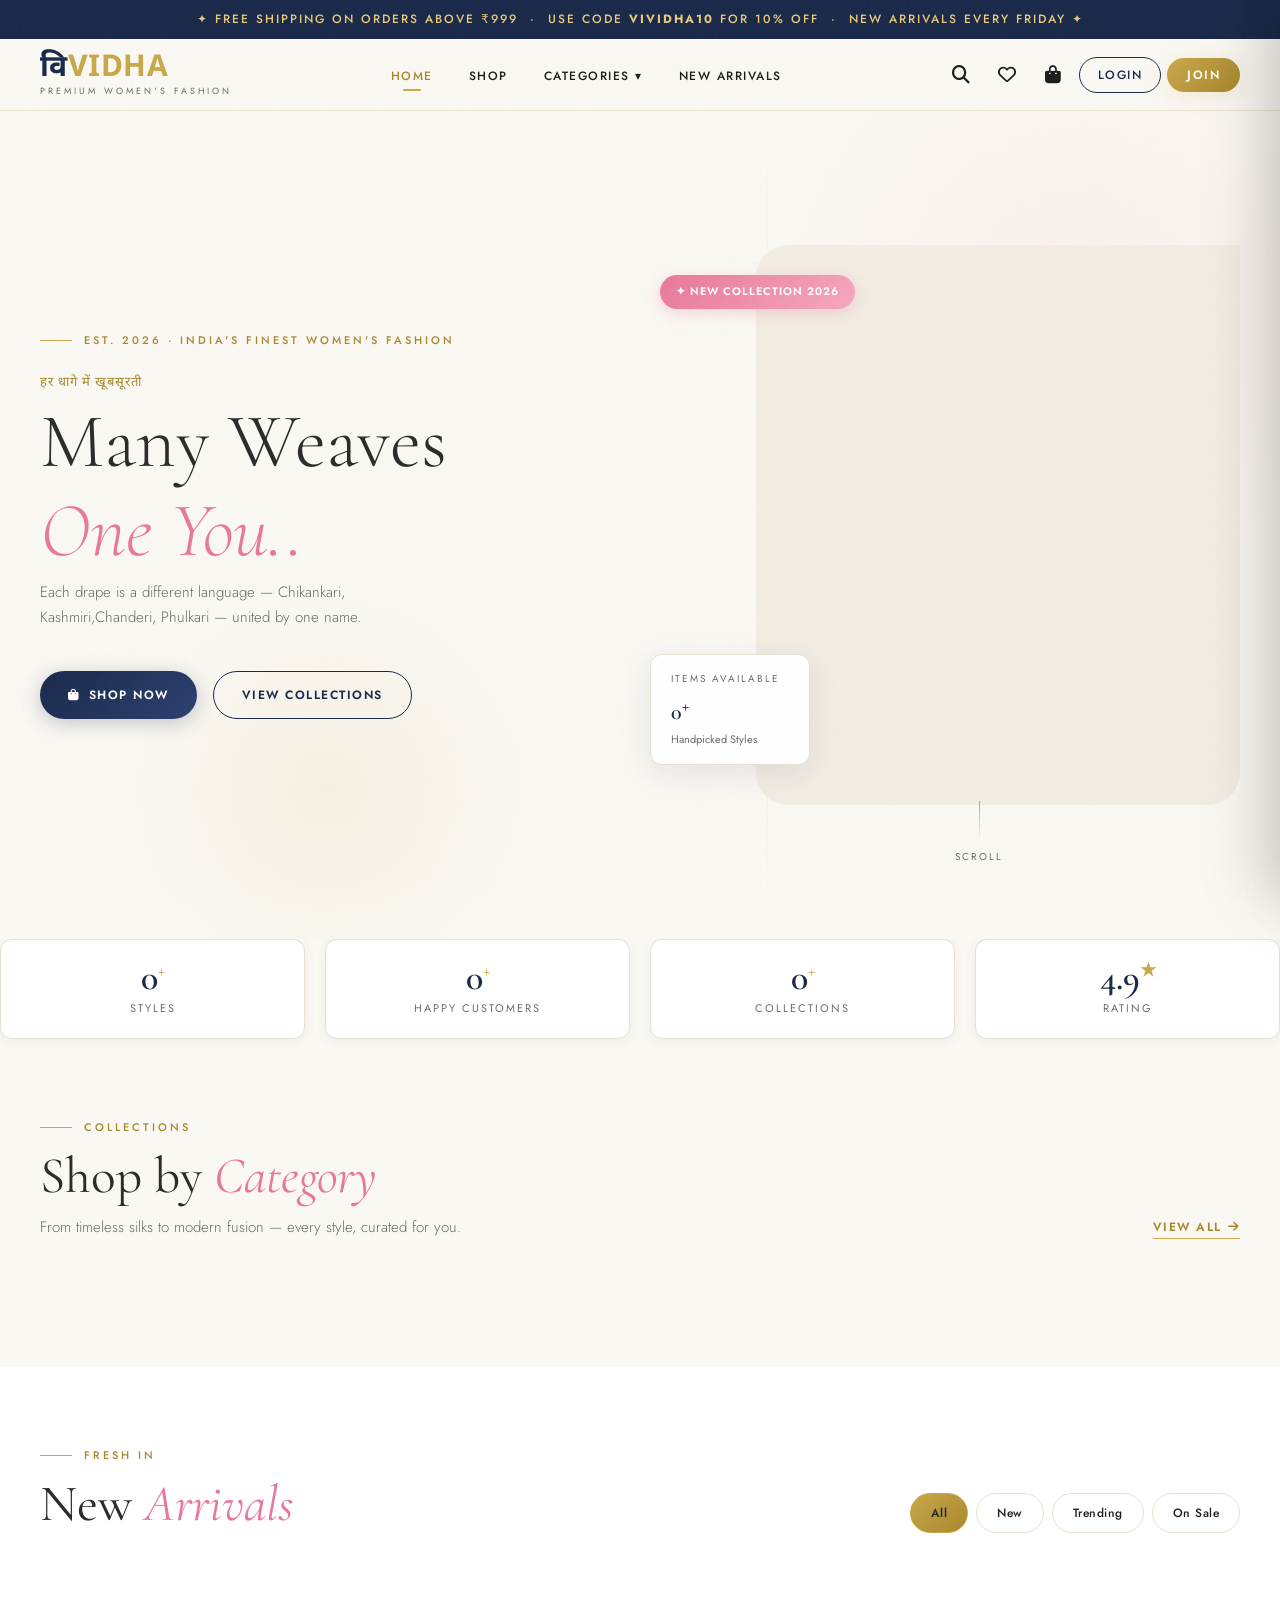
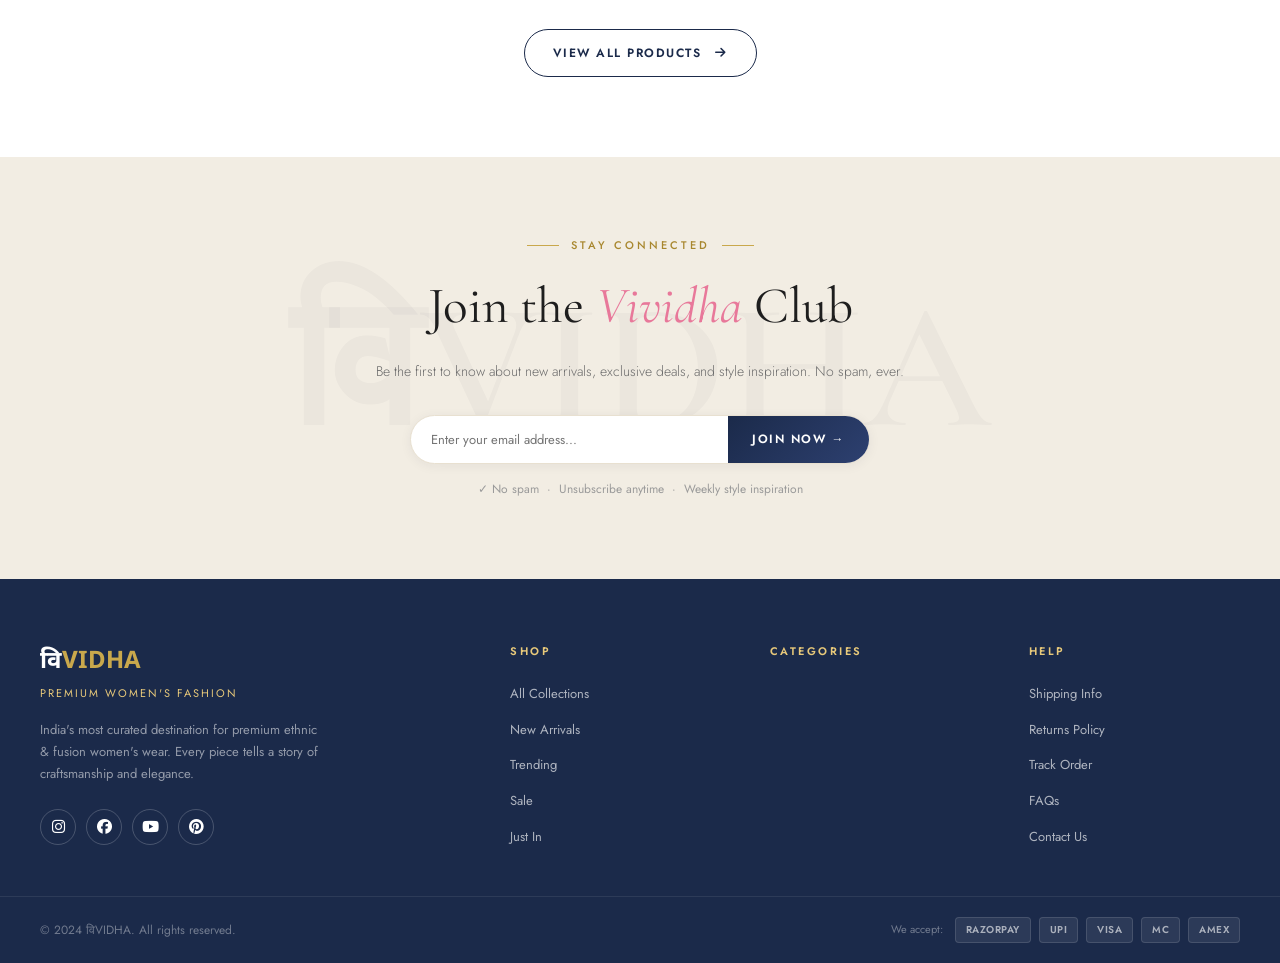
<file: index.html>
<!DOCTYPE html>
<html lang="en">
<head>
  <meta charset="UTF-8" />
  <meta name="viewport" content="width=device-width, initial-scale=1.0" />
  <title>विVIDHA — Premium Women's Fashion</title>
  <meta name="description" content="Vividha — India's finest destination for premium women's ethnic & fusion wear. Sarees, Kurtis, Lehengas, Punjabi Suits & more." />
  <link rel="stylesheet" href="style.css" />
  <!-- Icons -->
  <link rel="stylesheet" href="https://cdnjs.cloudflare.com/ajax/libs/font-awesome/6.5.0/css/all.min.css" />
</head>
<body>

<!-- ══ ANNOUNCEMENT BAR ══ -->
<div class="announcement-bar" id="announcementBar">
  ✦ FREE SHIPPING ON ORDERS ABOVE ₹999 &nbsp;·&nbsp; USE CODE <strong>VIVIDHA10</strong> FOR 10% OFF &nbsp;·&nbsp; NEW ARRIVALS EVERY FRIDAY ✦
</div>

<!-- ══ NAVBAR ══ -->
<nav class="navbar" id="navbar">
  <div class="nav-inner">
    <!-- Hamburger -->
    <button class="hamburger" id="hamburgerBtn" aria-label="Menu">
      <span></span><span></span><span></span>
    </button>

    <!-- Logo -->
    <a href="#" class="nav-logo" onclick="showPage('home')">
      <div class="logo-deva">
        <span class="vi-hi">वि</span><span class="vidha">VIDHA</span>
      </div>
      <div class="logo-sub">Premium Women's Fashion</div>
    </a>

    <!-- Nav Menu -->
    <ul class="nav-menu">
      <li><a class="nav-link active" href="#" onclick="showPage('home')">Home</a></li>
      <li><a class="nav-link" href="#" onclick="showPage('shop')">Shop</a></li>
      <li class="nav-item">
        <a class="nav-link" href="#">Categories ▾</a>
        <div class="nav-dropdown" id="categoriesDropdown">
          <!-- Populated by JS -->
        </div>
      </li>
      <li><a class="nav-link" href="#" onclick="filterByTag('new');showPage('shop');return false;">New Arrivals</a></li>
    </ul>

    <!-- Nav Actions -->
    <div class="nav-actions">
      <button class="nav-icon-btn" id="searchToggleBtn" title="Search"><i class="fa-solid fa-magnifying-glass"></i></button>
      <button class="nav-icon-btn" id="wishlistBtn" title="Wishlist"><i class="fa-regular fa-heart"></i></button>
      <button class="nav-icon-btn" id="cartBtn" title="Cart">
        <i class="fa-solid fa-bag-shopping"></i>
        <span class="nav-badge" id="cartCount">0</span>
      </button>
      <button class="btn-login" id="loginBtn">Login</button>
      <button class="btn-join" id="joinBtn">Join</button>
<div class="nav-icon-btn" id="userAvatarBtn" style="display:none; background:var(--navy); color:white; font-weight:600; font-size:14px; cursor:pointer;" onclick="openProfile()"></div>
    </div>
  </div>

  <!-- Search Bar -->
  <div id="searchBar" style="display:none; position:absolute; top:100%; left:0; right:0; background:var(--white); border-bottom:1px solid var(--border); padding:16px 40px; z-index:999;">
    <div style="max-width:600px; margin:0 auto; display:flex; gap:12px; align-items:center;">
      <input id="searchInput" type="text" placeholder="Search for sarees, kurtis, lehengas..." 
        style="flex:1; padding:12px 18px; border:1.5px solid var(--border); border-radius:40px; outline:none; font-size:14px; background:var(--ivory);"
        oninput="handleSearch(this.value)" />
      <button onclick="closeSearch()" style="color:var(--text-muted); font-size:20px; padding:8px;"><i class="fa-solid fa-xmark"></i></button>
    </div>
  </div>
</nav>

<!-- ══ MOBILE MENU ══ -->
<div class="cart-overlay" id="mobileMenuOverlay" onclick="closeMobileMenu()"></div>
<div class="mobile-menu" id="mobileMenu">
  <button class="mobile-menu-close" onclick="closeMobileMenu()">✕</button>
  <div class="mobile-menu-logo">वि<span>VIDHA</span></div>
  <a class="mobile-nav-link" href="#" onclick="showPage('home');closeMobileMenu()">🏠 Home</a>
  <a class="mobile-nav-link" href="#" onclick="showPage('shop');closeMobileMenu()">🛍️ Shop All</a>
  <a class="mobile-nav-link" href="#" onclick="filterByCategory('');showPage('shop');closeMobileMenu()">✨ New Arrivals</a>
  <div id="mobileCategoryLinks"></div>
  <div style="margin-top:24px; display:flex; gap:10px;">
    <button class="btn btn-primary btn-sm" style="flex:1" onclick="openModal('loginModal');closeMobileMenu()">Login</button>
    <button class="btn btn-gold btn-sm" style="flex:1" onclick="openModal('registerModal');closeMobileMenu()">Join</button>
  </div>
</div>

<!-- ══ PAGES ══ -->

<!-- HOME PAGE -->
<div class="page active" id="page-home">

  <!-- HERO -->
  <section class="hero">
    <div class="hero-bg-decor">
      <div class="hero-circle-1"></div>
      <div class="hero-circle-2"></div>
      <div class="hero-grid-line"></div>
    </div>
    <div class="hero-inner">
      <div class="hero-content">
        <div class="hero-eyebrow">
          <div class="hero-eyebrow-line"></div>
          <span>EST. 2026 · INDIA'S FINEST WOMEN'S FASHION</span>
        </div>
        <div class="hero-tagline-hi">हर धागे में खूबसूरती</div>
       <h3 class="hero-title">Many Weaves</h3>
        <h3 class="hero-title"><em>One You..</em></h3>
        <p class="hero-sub">Each drape is a different language — Chikankari, Kashmiri,Chanderi, Phulkari — united by one name.</p>
        <div class="hero-actions">
          <button class="btn btn-primary" onclick="showPage('shop')"><i class="fa-solid fa-bag-shopping"></i> Shop Now</button>
          <button class="btn btn-outline" onclick="scrollToCategories()">View Collections</button>
        </div>
      </div>
    <div class="hero-visual">
  <div class="hero-img-frame">
    <div class="hero-carousel" id="heroCarousel">
      <div class="hero-carousel-track" id="heroCarouselTrack">
        <!-- Populated by JS -->
      </div>
      <div class="hero-carousel-dots" id="heroCarouselDots"></div>
    </div>
  </div>
  <div class="hero-img-tag">✦ New Collection 2026</div>
  <div class="hero-img-badge">
    <div class="badge-label">Items Available</div>
    <div class="badge-value" id="heroProductCount">0<sup>+</sup></div>
    <div class="badge-sub">Handpicked Styles</div>
  </div>
  <div class="hero-scroll-hint">
    <div class="scroll-line"></div>
    <span>Scroll</span>
  </div>
</div>
    </div>
  </section>

  <!-- STATS BAR -->
  <div class="hero-stats-inner">
  <div class="stat-item"><div class="stat-num" id="statStyles">0<sup>+</sup></div><div class="stat-label">Styles</div></div>
  <div class="stat-item"><div class="stat-num" id="statCustomers">0<sup>+</sup></div><div class="stat-label">Happy Customers</div></div>
  <div class="stat-item"><div class="stat-num" id="statCollections">0<sup>+</sup></div><div class="stat-label">Collections</div></div>
  <div class="stat-item"><div class="stat-num">4.9<sup>★</sup></div><div class="stat-label">Rating</div></div>
</div>



  <!-- CATEGORIES -->
  <section class="section" id="categoriesSection">
    <div class="section-inner">
      <div class="section-header-row reveal">
        <div class="section-header" style="margin-bottom:0">
          <div class="section-eyebrow"><div class="section-line"></div><span>Collections</span></div>
          <h2 class="section-title">Shop by <em>Category</em></h2>
          <p class="section-subtitle">From timeless silks to modern fusion — every style, curated for you.</p>
        </div>
        <button class="btn-text" onclick="showPage('shop')">VIEW ALL <i class="fa-solid fa-arrow-right"></i></button>
      </div>
      <div class="categories-grid reveal" id="categoriesGrid">
        <!-- Populated by JS -->
      </div>
    </div>
  </section>

  <!-- NEW ARRIVALS -->
  <section class="section" id="new-arrivals" style="background:var(--white); padding-top:80px; padding-bottom:80px;">
    <div class="section-inner">
      <div class="section-header-row reveal">
        <div class="section-header" style="margin-bottom:0">
          <div class="section-eyebrow"><div class="section-line"></div><span>Fresh In</span></div>
          <h2 class="section-title">New <em>Arrivals</em></h2>
        </div>
        <div style="display:flex; gap:8px; flex-wrap:wrap;" class="reveal">
          <button class="collection-pill gold active" data-filter="all">All</button>
          <button class="collection-pill" data-filter="new">New</button>
          <button class="collection-pill" data-filter="hot">Trending</button>
          <button class="collection-pill" data-filter="sale">On Sale</button>
        </div>
      </div>
      <div class="products-grid reveal" id="homeProductsGrid">
        <!-- Populated by JS -->
      </div>
      <div style="text-align:center; margin-top:48px;" class="reveal">
        <button class="btn btn-outline" onclick="showPage('shop')">View All Products <i class="fa-solid fa-arrow-right" style="margin-left:6px;"></i></button>
      </div>
    </div>
  </section>

  <!-- FEATURED BANNER -->
  

  <!-- NEWSLETTER -->
  <div class="newsletter-section">
    <div class="newsletter-bg-text">विVIDHA</div>
    <div class="newsletter-inner reveal">
      <div class="section-eyebrow" style="justify-content:center; margin-bottom:12px;"><div class="section-line"></div><span>Stay Connected</span><div class="section-line"></div></div>
      <h2 class="newsletter-title">Join the <em>Vividha</em> Club</h2>
      <p class="newsletter-sub">Be the first to know about new arrivals, exclusive deals, and style inspiration. No spam, ever.</p>
      <form class="newsletter-form" onsubmit="subscribeNewsletter(event)">
        <input type="email" placeholder="Enter your email address..." required />
        <button type="submit">JOIN NOW →</button>
      </form>
      <p class="newsletter-spam">✓ No spam &nbsp;·&nbsp; Unsubscribe anytime &nbsp;·&nbsp; Weekly style inspiration</p>
    </div>
  </div>

</div><!-- /page-home -->

<!-- SHOP PAGE -->
<div class="page" id="page-shop">
  <div class="page-hero">
    <div class="page-hero-inner">
      <h1>All <em>Collections</em></h1>
      <p id="shopCategoryLabel">EXPLORE PREMIUM WOMEN'S FASHION</p>
    </div>
  </div>
  <div style="max-width:1400px; margin:0 auto; padding:0 40px;">
    <div class="shop-toolbar" style="padding-top:28px;">
      <div class="shop-count"><strong id="shopProductCount">0</strong> products found</div>
      <div style="display:flex; align-items:center; gap:12px; flex-wrap:wrap;">
        <select class="filter-select" style="width:auto;" onchange="sortProducts(this.value)">
          <option value="default">Sort: Featured</option>
          <option value="price_asc">Price: Low to High</option>
          <option value="price_desc">Price: High to Low</option>
          <option value="name">Name A–Z</option>
          <option value="new">Newest First</option>
        </select>
        <div class="shop-view-toggle">
          <button class="view-btn active" onclick="setView('grid')" id="viewGrid"><i class="fa-solid fa-grip"></i></button>
          <button class="view-btn" onclick="setView('list')" id="viewList"><i class="fa-solid fa-list"></i></button>
        </div>
      </div>
    </div>
  </div>
  <div class="shop-layout">
    <!-- Sidebar -->
    <div class="shop-sidebar">
      <div class="sidebar-section">
        <div class="sidebar-label">Search</div>
        <div class="sidebar-search">
          <i class="fa-solid fa-magnifying-glass" style="color:var(--text-muted);"></i>
          <input type="text" placeholder="Search items..." oninput="filterShopProducts()" id="shopSearchInput" />
        </div>
      </div>
      <div class="sidebar-section">
        <div class="sidebar-label">Category</div>
        <select class="filter-select" id="shopCategoryFilter" onchange="filterShopProducts()">
          <option value="">All Categories</option>
        </select>
      </div>
      <div class="sidebar-section" id="subCategorySection" style="display:none;">
        <div class="sidebar-label">Sub-Category</div>
        <select class="filter-select" id="shopSubCategoryFilter" onchange="filterShopProducts()">
          <option value="">All</option>
        </select>
      </div>
      <div class="sidebar-section">
        <div class="sidebar-label">Price Range (₹)</div>
        <div class="price-inputs">
          <input type="number" placeholder="Min" id="priceMin" oninput="filterShopProducts()" />
          <span>—</span>
          <input type="number" placeholder="Max" id="priceMax" oninput="filterShopProducts()" />
        </div>
      </div>
      <div class="sidebar-section">
        <div class="sidebar-label">Product Tags</div>
        <div class="check-group">
          <label class="check-item"><input type="checkbox" id="filterNew" onchange="filterShopProducts()"/> New Arrivals</label>
          <label class="check-item"><input type="checkbox" id="filterHot" onchange="filterShopProducts()"/> Trending</label>
          <label class="check-item"><input type="checkbox" id="filterSale" onchange="filterShopProducts()"/> On Sale</label>
          <label class="check-item"><input type="checkbox" id="filterStock" onchange="filterShopProducts()"/> In Stock Only</label>
        </div>
      </div>
      <button class="btn btn-outline btn-sm" onclick="clearFilters()" style="width:100%; justify-content:center; margin-top:8px; border-radius:var(--r-sm);">Clear All Filters</button>
    </div>
    <!-- Main -->
    <div class="shop-main">
      <div class="products-grid" id="shopProductsGrid">
        <!-- Populated by JS -->
      </div>
      <div id="shopEmpty" style="display:none; text-align:center; padding:80px 20px; color:var(--text-muted);">
        <div style="font-size:48px; margin-bottom:16px; opacity:0.3;">🔍</div>
        <div style="font-family:var(--font-display); font-size:24px; margin-bottom:8px;">No products found</div>
        <div style="font-size:14px;">Try adjusting your filters</div>
      </div>
    </div>
  </div>
</div><!-- /page-shop -->

<!-- ══ CART OVERLAY + SIDEBAR ══ -->
<div class="cart-overlay" id="cartOverlay" onclick="closeCart()"></div>
<div class="cart-sidebar" id="cartSidebar">
  <div class="cart-header">
    <h3>Your Bag <span id="cartHeaderCount"></span></h3>
    <button onclick="closeCart()" style="font-size:22px; color:var(--text-muted); padding:4px;"><i class="fa-solid fa-xmark"></i></button>
  </div>
  <div class="cart-items" id="cartItemsList"></div>
  <div class="cart-footer" id="cartFooter">
    <div class="cart-subtotal">
      <span class="total-label">Subtotal</span>
      <span class="total-val" id="cartTotal">₹0</span>
    </div>
    <button class="cart-checkout-btn" onclick="openCheckout()"><i class="fa-solid fa-lock" style="font-size:12px;"></i> Proceed to Checkout</button>
  </div>
</div>

<!-- ══ PRODUCT DETAIL MODAL ══ -->
<div class="modal-overlay" id="productDetailModal">
  <div class="modal product-detail-modal" style="max-width:860px;">
    <button class="modal-close" onclick="closeModal('productDetailModal')">✕</button>
    <div class="pdm-grid" id="pdmContent">
      <!-- Populated by JS -->
    </div>
  </div>
</div>

<!-- ══ LOGIN MODAL ══ -->
<div class="modal-overlay" id="loginModal">
  <div class="modal" style="max-width:440px;">
    <button class="modal-close" onclick="closeModal('loginModal')">✕</button>
    <div class="auth-modal-header">
      <div class="auth-logo"><span class="vi">वि</span><span class="vidha">VIDHA</span></div>
      <div class="auth-modal-title">Welcome Back</div>
      <div class="auth-modal-sub">Sign in to your account to continue</div>
    </div>
    <div class="auth-modal-body">
      <div class="form-error" id="loginError"></div>
      <div class="form-group">
        <label class="form-label">Email Address</label>
        <input class="form-input" type="email" id="loginEmail" placeholder="your@email.com" />
      </div>
      <div class="form-group">
        <label class="form-label">Password</label>
        <input class="form-input" type="password" id="loginPassword" placeholder="••••••••" onkeydown="if(event.key==='Enter')submitLogin()" />
      </div>
      <button class="btn btn-primary" style="width:100%; justify-content:center; margin-top:8px;" onclick="submitLogin()">Sign In <i class="fa-solid fa-arrow-right"></i></button>
      <div class="auth-switch">Don't have an account? <a href="#" onclick="switchAuth('register')">Create one</a></div>
    </div>
  </div>
</div>

<!-- ══ REGISTER MODAL ══ -->
<div class="modal-overlay" id="registerModal">
  <div class="modal" style="max-width:440px;">
    <button class="modal-close" onclick="closeModal('registerModal')">✕</button>
    <div class="auth-modal-header">
      <div class="auth-logo"><span class="vi">वि</span><span class="vidha">VIDHA</span></div>
      <div class="auth-modal-title">Create Account</div>
      <div class="auth-modal-sub">Join विVIDHA for exclusive offers</div>
    </div>
    <div class="auth-modal-body">
      <div class="form-error" id="registerError"></div>
      <div class="form-group">
        <label class="form-label">Full Name</label>
        <input class="form-input" type="text" id="regName" placeholder="Priya Sharma" />
      </div>
      <div class="form-group">
        <label class="form-label">Email Address</label>
        <input class="form-input" type="email" id="regEmail" placeholder="your@email.com" />
      </div>
      <div class="form-group">
        <label class="form-label">Phone Number</label>
        <input class="form-input" type="tel" id="regPhone" placeholder="+91 98765 43210" />
      </div>
      <div class="form-group">
        <label class="form-label">Password</label>
        <input class="form-input" type="password" id="regPassword" placeholder="Min. 8 characters" />
      </div>
      <button class="btn btn-gold" style="width:100%; justify-content:center; margin-top:8px;" onclick="submitRegister()">Create Account ✦</button>
      <div class="auth-switch">Already have an account? <a href="#" onclick="switchAuth('login')">Sign in</a></div>
    </div>
  </div>
</div>

<!-- ══ CHECKOUT MODAL ══ -->
<div class="modal-overlay" id="checkoutModal">
  <div class="modal checkout-modal" style="max-width:680px;">
    <button class="modal-close" onclick="closeModal('checkoutModal')">✕</button>
    <div style="padding:36px;">
      <div style="font-family:var(--font-display); font-size:28px; font-weight:500; margin-bottom:4px;">Checkout</div>
      <div style="font-size:13px; color:var(--text-muted); margin-bottom:28px;">Complete your order</div>
      <div class="checkout-section-title">Delivery Address</div>
      <div class="checkout-grid">
        <div class="form-group">
          <label class="form-label">Full Name</label>
          <input class="form-input" type="text" id="coName" placeholder="Priya Sharma" />
        </div>
        <div class="form-group">
          <label class="form-label">Phone</label>
          <input class="form-input" type="tel" id="coPhone" placeholder="+91 98765 43210" />
        </div>
        <div class="form-group" style="grid-column:span 2;">
          <label class="form-label">Address</label>
          <input class="form-input" type="text" id="coAddress" placeholder="Street, Building, Area" />
        </div>
        <div class="form-group">
          <label class="form-label">City</label>
          <input class="form-input" type="text" id="coCity" placeholder="Mumbai" />
        </div>
        <div class="form-group">
          <label class="form-label">Pincode</label>
          <input class="form-input" type="text" id="coPincode" placeholder="400001" />
        </div>
      </div>
      <div class="checkout-section-title" style="margin-top:8px;">Order Summary</div>
      <div id="checkoutItemsList" style="margin-bottom:16px;"></div>
   <div style="background:var(--ivory-deep); border-radius:var(--r-md); padding:16px; margin-bottom:20px;">
  <div style="display:flex; justify-content:space-between; font-size:14px; margin-bottom:8px;">
<span>Taxable Value</span><span id="coSubtotal" style="font-weight:600;">₹0</span>
  </div>
  <div style="display:flex; justify-content:space-between; font-size:13px; margin-bottom:6px; color:var(--text-muted);">
<span>CGST (<span id="coCgstRate">2.5</span>%) — incl.</span>
    <span id="coCgst">₹0</span>
  </div>
  <div style="display:flex; justify-content:space-between; font-size:13px; margin-bottom:8px; color:var(--text-muted);">
<span>SGST (<span id="coSgstRate">2.5</span>%) — incl.</span>
    <span id="coSgst">₹0</span>
  </div>
  <div style="display:flex; justify-content:space-between; font-size:14px; margin-bottom:8px;">
    <span>Shipping</span>
    <span style="color:var(--gold-dark); font-weight:600;">FREE</span>
  </div>
  <div style="display:flex; justify-content:space-between; font-size:18px; font-family:var(--font-display); font-weight:600; padding-top:8px; border-top:1px solid var(--border);">
    <span>Total <span style="font-size:11px; font-family:var(--font-body); color:var(--text-muted); font-weight:400;">(incl. GST)</span></span>
    <span id="coTotal" style="color:var(--navy);">₹0</span>
  </div>
</div>
      <div class="razorpay-info">
        <i class="fa-solid fa-shield-halved" style="color:var(--gold); font-size:20px;"></i>
        <span>Secured by Razorpay — 100% safe & encrypted payment</span>
      </div>
      <button class="btn btn-gold" style="width:100%; justify-content:center; font-size:14px; padding:16px;" onclick="initiateRazorpay()">
        <i class="fa-solid fa-lock"></i> Pay Securely with Razorpay
      </button>
    </div>
  </div>
</div>

<!-- ══ TOAST ══ -->
<div class="toast" id="toast">
  <span class="toast-icon" id="toastIcon">✓</span>
  <span id="toastMsg">Added to cart!</span>
</div>

<!-- ══ FOOTER ══ -->
<footer>
  <div class="footer-top">
    <div class="footer-brand">
      <div class="footer-logo">वि<span class="gold">VIDHA</span></div>
      <div class="footer-tagline">Premium Women's Fashion</div>
      <p class="footer-desc">India's most curated destination for premium ethnic & fusion women's wear. Every piece tells a story of craftsmanship and elegance.</p>
      <div class="footer-socials">
        <a class="social-btn" href="#"><i class="fa-brands fa-instagram"></i></a>
        <a class="social-btn" href="#"><i class="fa-brands fa-facebook"></i></a>
        <a class="social-btn" href="#"><i class="fa-brands fa-youtube"></i></a>
        <a class="social-btn" href="#"><i class="fa-brands fa-pinterest"></i></a>
      </div>
    </div>
    <div class="footer-col">
      <h4>Shop</h4>
      <ul>
        <li><a href="#" onclick="showPage('shop')">All Collections</a></li>
        <li><a href="#new-arrivals">New Arrivals</a></li>
        <li><a href="#" onclick="filterByTag('hot');showPage('shop')">Trending</a></li>
        <li><a href="#" onclick="filterByTag('sale');showPage('shop')">Sale</a></li>
        <li><a href="#" onclick="filterByTag('new');showPage('shop')">Just In</a></li>
      </ul>
    </div>
    <div class="footer-col">
      <h4>Categories</h4>
      <ul id="footerCategoryLinks">
        <!-- Populated by JS -->
      </ul>
    </div>
    <div class="footer-col">
      <h4>Help</h4>
      <ul>
       <li><a href="#" onclick="openModal('helpModal');return false;">Shipping Info</a></li>
<li><a href="#" onclick="openModal('helpModal');return false;">Returns Policy</a></li>
<li><a href="#" onclick="openModal('helpModal');return false;">Track Order</a></li>
<li><a href="#" onclick="openModal('helpModal');return false;">FAQs</a></li>
<li><a href="#" onclick="openModal('contactModal');return false;">Contact Us</a></li>
      </ul>
    </div>
  </div>
  <div class="footer-bottom">
    <div class="footer-copy">© 2024 विVIDHA. All rights reserved.</div>
    <div class="footer-payments">
      <span style="font-size:11px; opacity:0.5; margin-right:4px;">We accept:</span>
      <span class="payment-tag">RAZORPAY</span>
      <span class="payment-tag">UPI</span>
      <span class="payment-tag">VISA</span>
      <span class="payment-tag">MC</span>
      <span class="payment-tag">AMEX</span>
    </div>
  </div>
</footer>

<!-- ══ USER PROFILE PANEL ══ -->
<div class="cart-overlay" id="profileOverlay" onclick="closeProfile()"></div>
<div class="profile-panel" id="profilePanel">
  <div class="profile-panel-header">
    <div class="profile-avatar-large" id="profileAvatarLarge">P</div>
    <div class="profile-header-info">
      <div class="profile-header-name" id="profileHeaderName">Priya Sharma</div>
      <div class="profile-header-email" id="profileHeaderEmail">priya@email.com</div>
    </div>
    <button onclick="closeProfile()" class="profile-close-btn">
      <i class="fa-solid fa-xmark"></i>
    </button>
  </div>

  <!-- Tabs -->
  <div class="profile-tabs">
    <button class="profile-tab active" onclick="switchProfileTab('orders', this)">
      <i class="fa-solid fa-box"></i> Orders
    </button>
    <button class="profile-tab" onclick="switchProfileTab('wishlist', this)">
      <i class="fa-regular fa-heart"></i> Wishlist
    </button>
    <button class="profile-tab" onclick="switchProfileTab('settings', this)">
      <i class="fa-solid fa-gear"></i> Settings
    </button>
  </div>

  <!-- Orders Tab -->
  <div class="profile-tab-content active" id="profileTab-orders">
    <div id="profileOrdersList">
      <div class="profile-loading">
        <i class="fa-solid fa-spinner fa-spin"></i> Loading orders...
      </div>
    </div>
  </div>

  <!-- Wishlist Tab -->
  <div class="profile-tab-content" id="profileTab-wishlist">
    <div id="profileWishlistGrid"></div>
  </div>

  <!-- Settings Tab -->
  <div class="profile-tab-content" id="profileTab-settings">
    <div class="settings-section">
      <div class="settings-section-title">Personal Info</div>
      <div class="form-group">
        <label class="form-label">Full Name</label>
        <input class="form-input" type="text" id="settingsName" placeholder="Your name" />
      </div>
      <div class="form-group">
        <label class="form-label">Phone Number</label>
        <input class="form-input" type="tel" id="settingsPhone" placeholder="+91 98765 43210" />
      </div>
      <div class="form-group">
        <label class="form-label">Email Address</label>
        <input class="form-input" type="email" id="settingsEmail" disabled style="opacity:0.6;" />
      </div>
      <button class="btn btn-primary" style="width:100%; justify-content:center;" onclick="saveProfile()">
        <i class="fa-solid fa-floppy-disk"></i> Save Changes
      </button>
    </div>

    <div class="settings-section" style="margin-top:24px;">
      <div class="settings-section-title">Change Password</div>
      <div class="form-group">
        <label class="form-label">Current Password</label>
        <input class="form-input" type="password" id="settingsOldPass" placeholder="••••••••" />
      </div>
      <div class="form-group">
        <label class="form-label">New Password</label>
        <input class="form-input" type="password" id="settingsNewPass" placeholder="Min. 8 characters" />
      </div>
      <div class="form-error" id="settingsPassError"></div>
      <button class="btn btn-outline" style="width:100%; justify-content:center;" onclick="changePassword()">
        <i class="fa-solid fa-lock"></i> Update Password
      </button>
    </div>

    <div style="margin-top:28px; padding-top:20px; border-top:1px solid var(--border);">
      <button class="btn" style="width:100%; justify-content:center; background:#FFF0F0; color:#C0392B; border:1.5px solid #FFD0D0;" onclick="logout()">
        <i class="fa-solid fa-right-from-bracket"></i> Sign Out
      </button>
    </div>
  </div>
</div>

<!-- ══ HELP MODAL ══ -->
<div class="modal-overlay" id="helpModal">
  <div class="modal" style="max-width:560px;">
    <button class="modal-close" onclick="closeModal('helpModal')">✕</button>
    <div style="padding:40px;">
      <div style="font-family:var(--font-display); font-size:28px; font-weight:500; margin-bottom:24px;">Help & Support</div>

      <div class="faq-item">
        <div class="faq-question" onclick="toggleFaq(this)">
          <span>📦 What is your shipping policy?</span>
          <i class="fa-solid fa-chevron-down"></i>
        </div>
        <div class="faq-answer">Free shipping on all orders above ₹999. Standard delivery takes 5-7 business days. Express delivery available at checkout.</div>
      </div>
      <div class="faq-item">
        <div class="faq-question" onclick="toggleFaq(this)">
          <span>🔄 What is your return policy?</span>
          <i class="fa-solid fa-chevron-down"></i>
        </div>
        <div class="faq-answer">Easy 7-day returns on all products. Item must be unused and in original packaging. Refund processed within 3-5 business days.</div>
      </div>
      <div class="faq-item">
        <div class="faq-question" onclick="toggleFaq(this)">
          <span>🔍 How do I track my order?</span>
          <i class="fa-solid fa-chevron-down"></i>
        </div>
        <div class="faq-answer">Enter your order number in the Track Order section below. You'll receive SMS updates at every stage of your delivery.</div>
      </div>
      <div class="faq-item">
        <div class="faq-question" onclick="toggleFaq(this)">
          <span>💳 What payment methods do you accept?</span>
          <i class="fa-solid fa-chevron-down"></i>
        </div>
        <div class="faq-answer">We accept UPI, Credit/Debit cards, Net Banking, and Wallets via Razorpay. All payments are 100% secure and encrypted.</div>
      </div>
      <div class="faq-item">
        <div class="faq-question" onclick="toggleFaq(this)">
          <span>📏 How do I find the right size?</span>
          <i class="fa-solid fa-chevron-down"></i>
        </div>
        <div class="faq-answer">Each product page has a detailed size guide. For sarees, one size fits all. For stitched items, refer to the measurements chart on the product page.</div>
      </div>

      <div style="margin-top:28px; padding-top:20px; border-top:1px solid var(--border);">
        <div style="font-size:13px; font-weight:600; letter-spacing:1px; text-transform:uppercase; color:var(--text-muted); margin-bottom:14px;">Track Your Order</div>
        <div style="display:flex; gap:10px;">
          <input class="form-input" type="text" id="trackOrderInput" placeholder="Enter order number e.g. VIV20260605" style="flex:1;" />
          <button class="btn btn-navy btn-sm" onclick="trackOrder()">Track</button>
        </div>
        <div id="trackOrderResult" style="margin-top:12px;"></div>
      </div>
    </div>
  </div>
</div>

<!-- ══ ABOUT MODAL ══ -->
<div class="modal-overlay" id="aboutModal">
  <div class="modal" style="max-width:560px;">
    <button class="modal-close" onclick="closeModal('aboutModal')">✕</button>
    <div style="padding:40px;">
      <div style="font-family:var(--font-display); font-size:32px; font-weight:400; margin-bottom:6px;">
        About <em style="color:var(--pink);">विVIDHA</em>
      </div>
      <div style="font-size:12px; letter-spacing:2px; text-transform:uppercase; color:var(--gold-dark); margin-bottom:24px;">EST. 2024 · INDIA'S FINEST WOMEN'S FASHION</div>
      <p style="font-size:14px; color:var(--text-muted); line-height:1.8; margin-bottom:20px;">
        विVIDHA was born from a simple belief — every woman deserves to wear art. We curate India's most exquisite ethnic and fusion wear, handpicked from master weavers and artisan workshops across the country.
      </p>
      <p style="font-size:14px; color:var(--text-muted); line-height:1.8; margin-bottom:28px;">
        From the silk looms of Kanjivaram to the embroidery ateliers of Kashmir, every piece in our collection tells a story of centuries-old craftsmanship meeting contemporary design.
      </p>
      <div style="display:grid; grid-template-columns:1fr 1fr; gap:16px; margin-bottom:28px;">
        <div style="background:var(--ivory-deep); border-radius:12px; padding:20px; text-align:center;">
          <div style="font-family:var(--font-display); font-size:32px; font-weight:600; color:var(--navy);">500<sup style="font-size:16px; color:var(--gold);">+</sup></div>
          <div style="font-size:11px; letter-spacing:2px; text-transform:uppercase; color:var(--text-muted);">Curated Styles</div>
        </div>
        <div style="background:var(--ivory-deep); border-radius:12px; padding:20px; text-align:center;">
          <div style="font-family:var(--font-display); font-size:32px; font-weight:600; color:var(--navy);">50K<sup style="font-size:16px; color:var(--gold);">+</sup></div>
          <div style="font-size:11px; letter-spacing:2px; text-transform:uppercase; color:var(--text-muted);">Happy Customers</div>
        </div>
        <div style="background:var(--ivory-deep); border-radius:12px; padding:20px; text-align:center;">
          <div style="font-family:var(--font-display); font-size:32px; font-weight:600; color:var(--navy);">12<sup style="font-size:16px; color:var(--gold);">+</sup></div>
          <div style="font-size:11px; letter-spacing:2px; text-transform:uppercase; color:var(--text-muted);">Collections</div>
        </div>
        <div style="background:var(--ivory-deep); border-radius:12px; padding:20px; text-align:center;">
          <div style="font-family:var(--font-display); font-size:32px; font-weight:600; color:var(--navy);">4.9<sup style="font-size:16px; color:var(--gold);">★</sup></div>
          <div style="font-size:11px; letter-spacing:2px; text-transform:uppercase; color:var(--text-muted);">Rating</div>
        </div>
      </div>
      <div style="background:linear-gradient(135deg, var(--navy), var(--navy-mid)); border-radius:12px; padding:20px; color:white; text-align:center;">
        <div style="font-family:var(--font-display); font-size:20px; font-weight:400; margin-bottom:8px; font-style:italic;">हर धागे में खूबसूरती</div>
        <div style="font-size:12px; opacity:0.7;">Beauty in Every Thread</div>
      </div>
    </div>
  </div>
</div>

<!-- ══ CONTACT MODAL ══ -->
<div class="modal-overlay" id="contactModal">
  <div class="modal" style="max-width:520px;">
    <button class="modal-close" onclick="closeModal('contactModal')">✕</button>
    <div style="padding:40px;">
      <div style="font-family:var(--font-display); font-size:28px; font-weight:500; margin-bottom:6px;">Contact Us</div>
      <div style="font-size:13px; color:var(--text-muted); margin-bottom:28px;">We'd love to hear from you!</div>

      <div class="form-group">
        <label class="form-label">Your Name</label>
        <input class="form-input" type="text" id="contactName" placeholder="Priya Sharma" />
      </div>
      <div class="form-group">
        <label class="form-label">Email Address</label>
        <input class="form-input" type="email" id="contactEmail" placeholder="your@email.com" />
      </div>
      <div class="form-group">
        <label class="form-label">Message</label>
        <textarea class="form-input" id="contactMessage" rows="4" placeholder="Tell us how we can help you..." style="resize:vertical;"></textarea>
      </div>
      <button class="btn btn-primary" style="width:100%; justify-content:center; margin-bottom:24px;" onclick="submitContact()">
        <i class="fa-solid fa-paper-plane"></i> Send Message
      </button>

      <div style="border-top:1px solid var(--border); padding-top:24px;">
        <div style="font-size:11px; letter-spacing:2px; text-transform:uppercase; color:var(--text-muted); margin-bottom:16px; font-weight:600;">Or Reach Us Directly</div>
        <div style="display:flex; flex-direction:column; gap:12px;">
          <a href="https://wa.me/919949597079" target="_blank" class="contact-direct-btn whatsapp">
            <i class="fa-brands fa-whatsapp"></i>
            <div>
              <div style="font-weight:600; font-size:14px;">Chat on WhatsApp</div>
              <div style="font-size:12px; opacity:0.8;">+91 99495 97079 · Instant reply</div>
            </div>
            <i class="fa-solid fa-arrow-right" style="margin-left:auto; opacity:0.6;"></i>
          </a>
          <a href="mailto:support@vividha.in" class="contact-direct-btn email">
            <i class="fa-solid fa-envelope"></i>
            <div>
              <div style="font-weight:600; font-size:14px;">Email Us</div>
              <div style="font-size:12px; opacity:0.8;">support@vividha.in · Reply in 24hrs</div>
            </div>
            <i class="fa-solid fa-arrow-right" style="margin-left:auto; opacity:0.6;"></i>
          </a>
          <a href="https://instagram.com/vividha.in" target="_blank" class="contact-direct-btn instagram">
            <i class="fa-brands fa-instagram"></i>
            <div>
              <div style="font-weight:600; font-size:14px;">Instagram</div>
              <div style="font-size:12px; opacity:0.8;">@vividha.in · DM us anytime</div>
            </div>
            <i class="fa-solid fa-arrow-right" style="margin-left:auto; opacity:0.6;"></i>
          </a>
        </div>
      </div>
    </div>
  </div>
</div>


  <!-- ══ INVOICE MODAL ══ -->
<div class="modal-overlay" id="invoiceModal">
  <div class="modal" style="max-width:720px;">
    <button class="modal-close" onclick="closeModal('invoiceModal')">✕</button>
    <div id="invoiceContent" style="padding:40px;">
      <!-- Populated by JS -->
    </div>
    <div style="padding:0 40px 32px; display:flex; gap:12px;">
      <button class="btn btn-primary" style="flex:1; justify-content:center;" onclick="downloadInvoice()">
        <i class="fa-solid fa-download"></i> Download PDF
      </button>
      <button class="btn btn-outline" style="flex:1; justify-content:center;" onclick="closeModal('invoiceModal')">
        Close
      </button>
    </div>
  </div>
</div>
  
<script src="app.js"></script>

  
</body>
</html>
</file>
<file: style.css>
/* ═══════════════════════════════════════════════════════════════
   विVIDHA — Premium Women's Fashion | style.css
   Theme: Soft Ivory + Golden + Navy Blue + Rose Pink
   ═══════════════════════════════════════════════════════════════ */

@import url('https://fonts.googleapis.com/css2?family=Cormorant+Garamond:ital,wght@0,300;0,400;0,500;0,600;0,700;1,300;1,400;1,500&family=Jost:wght@300;400;500;600&family=Noto+Sans+Devanagari:wght@400;600;700&display=swap');

/* ── CSS VARIABLES ── */
:root {
  --gold: #C9A84C;
  --gold-light: #E8C97A;
  --gold-dark: #A8872E;
  --gold-pale: #F7F0DC;
  --navy: #1B2A4A;
  --navy-mid: #2D4070;
  --navy-light: #4A5E8A;
  --pink: #E8789A;
  --pink-light: #F5A8BF;
  --pink-pale: #FDF0F5;
  --ivory: #FAF8F3;
  --ivory-deep: #F2EDE3;
  --white: #FFFFFF;
  --charcoal: #2C2C2C;
  --text-main: #1E1E1E;
  --text-muted: #6B6B6B;
  --text-light: #9A9A9A;
  --border: #E8E0D0;
  --border-soft: #F0EAE0;
  --shadow-sm: 0 2px 12px rgba(27,42,74,0.06);
  --shadow-md: 0 8px 32px rgba(27,42,74,0.10);
  --shadow-lg: 0 20px 60px rgba(27,42,74,0.14);
  --shadow-gold: 0 4px 24px rgba(201,168,76,0.20);
  --r-sm: 6px;
  --r-md: 12px;
  --r-lg: 20px;
  --r-xl: 32px;
  --font-display: 'Cormorant Garamond', serif;
  --font-body: 'Jost', sans-serif;
  --font-deva: 'Noto Sans Devanagari', sans-serif;
  --nav-h: 72px;
}

/* ── RESET & BASE ── */
*, *::before, *::after { box-sizing: border-box; margin: 0; padding: 0; }
html { scroll-behavior: smooth; font-size: 16px; }
body {
  font-family: var(--font-body);
  background: var(--ivory);
  color: var(--text-main);
  line-height: 1.6;
  overflow-x: hidden;
  -webkit-font-smoothing: antialiased;
}
img { max-width: 100%; height: auto; display: block; }
a { text-decoration: none; color: inherit; }
button { cursor: pointer; border: none; background: none; font-family: var(--font-body); }
input, select, textarea { font-family: var(--font-body); }
ul { list-style: none; }

/* ── SCROLLBAR ── */
::-webkit-scrollbar { width: 6px; }
::-webkit-scrollbar-track { background: var(--ivory-deep); }
::-webkit-scrollbar-thumb { background: var(--gold); border-radius: 3px; }

/* ── GRAIN OVERLAY ── */
body::before {
  content: '';
  position: fixed;
  inset: 0;
  background-image: url("data:image/svg+xml,%3Csvg viewBox='0 0 256 256' xmlns='http://www.w3.org/2000/svg'%3E%3Cfilter id='noise'%3E%3CfeTurbulence type='fractalNoise' baseFrequency='0.9' numOctaves='4' stitchTiles='stitch'/%3E%3C/filter%3E%3Crect width='100%25' height='100%25' filter='url(%23noise)' opacity='0.03'/%3E%3C/svg%3E");
  pointer-events: none;
  z-index: 9999;
  opacity: 0.4;
}

/* ══════════════════════════════════════════
   ANNOUNCEMENT BAR
══════════════════════════════════════════ */
.announcement-bar {
  background: var(--navy);
  color: var(--gold-light);
  text-align: center;
  padding: 10px 20px;
  font-size: 12px;
  letter-spacing: 2px;
  font-weight: 500;
  text-transform: uppercase;
  position: relative;
  overflow: hidden;
}
.announcement-bar::before {
  content: '';
  position: absolute;
  left: -100%;
  top: 0; bottom: 0;
  width: 60%;
  background: linear-gradient(90deg, transparent, rgba(201,168,76,0.08), transparent);
  animation: shimmer-bar 3s infinite;
}
@keyframes shimmer-bar { to { left: 150%; } }

/* ══════════════════════════════════════════
   NAVIGATION
══════════════════════════════════════════ */
.navbar {
  position: sticky;
  top: 0;
  z-index: 1000;
  background: rgba(250,248,243,0.95);
  backdrop-filter: blur(16px);
  -webkit-backdrop-filter: blur(16px);
  border-bottom: 1px solid var(--border);
  height: var(--nav-h);
  display: flex;
  align-items: center;
  transition: box-shadow 0.3s;
}
.navbar.scrolled { box-shadow: var(--shadow-md); }
.nav-inner {
  max-width: 1400px;
  margin: 0 auto;
  width: 100%;
  padding: 0 40px;
  display: flex;
  align-items: center;
  justify-content: space-between;
  gap: 24px;
}

/* Logo */
.nav-logo {
  display: flex;
  flex-direction: column;
  line-height: 1;
  text-decoration: none;
  flex-shrink: 0;
}
.logo-deva {
  font-family: var(--font-deva);
  font-size: 30px;
  font-weight: 700;
  color: var(--navy);
  letter-spacing: 0.5px;
}
.logo-deva span.vi { color: var(--navy); }
.logo-deva span.vidha { color: var(--gold); }
.logo-deva span.vi-hi { color: var(--navy); }
.logo-sub {
  font-family: var(--font-body);
  font-size: 9px;
  letter-spacing: 3px;
  color: var(--text-muted);
  text-transform: uppercase;
  margin-top: 2px;
}

/* Nav Menu */
.nav-menu { display: flex; align-items: center; gap: 8px; }
.nav-link {
  font-size: 12px;
  font-weight: 500;
  letter-spacing: 1.5px;
  text-transform: uppercase;
  color: var(--text-main);
  padding: 8px 14px;
  border-radius: var(--r-sm);
  transition: color 0.2s, background 0.2s;
  position: relative;
  white-space: nowrap;
}
.nav-link:hover { color: var(--gold-dark); background: var(--gold-pale); }
.nav-link.active { color: var(--gold-dark); }
.nav-link.active::after {
  content: '';
  position: absolute;
  bottom: 2px; left: 50%;
  transform: translateX(-50%);
  width: 18px; height: 2px;
  background: var(--gold);
  border-radius: 2px;
}

/* Dropdown */
.nav-item { position: relative; }
.nav-dropdown {
  position: absolute;
  top: calc(100% + 12px);
  left: 50%;
  transform: translateX(-50%);
  background: var(--white);
  border: 1px solid var(--border);
  border-radius: var(--r-md);
  box-shadow: var(--shadow-lg);
  padding: 12px;
  min-width: 220px;
  opacity: 0;
  visibility: hidden;
  transform: translateX(-50%) translateY(-8px);
  transition: opacity 0.2s, transform 0.2s, visibility 0.2s;
  z-index: 100;
}
.nav-item:hover .nav-dropdown {
  opacity: 1;
  visibility: visible;
  transform: translateX(-50%) translateY(0);
}
.nav-dropdown a {
  display: flex;
  align-items: center;
  gap: 10px;
  padding: 9px 14px;
  font-size: 13px;
  font-weight: 400;
  color: var(--text-main);
  border-radius: var(--r-sm);
  transition: background 0.15s, color 0.15s;
}
.nav-dropdown a:hover { background: var(--pink-pale); color: var(--pink); }
.nav-dropdown a span.dot {
  width: 6px; height: 6px;
  border-radius: 50%;
  background: var(--gold);
  flex-shrink: 0;
}

/* ══════════════════════════════════════════
   PROFILE PANEL
══════════════════════════════════════════ */
.profile-panel {
  position: fixed;
  top: 0; right: -520px;
  width: 480px;
  height: 100vh;
  background: var(--white);
  z-index: 1500;
  box-shadow: -20px 0 60px rgba(0,0,0,0.15);
  transition: right 0.35s cubic-bezier(0.4,0,0.2,1);
  display: flex;
  flex-direction: column;
  overflow: hidden;
}
.profile-panel.open { right: 0; }

.profile-panel-header {
  background: linear-gradient(135deg, var(--navy), var(--navy-mid));
  padding: 28px 24px;
  display: flex;
  align-items: center;
  gap: 16px;
  flex-shrink: 0;
}
.profile-avatar-large {
  width: 52px; height: 52px;
  border-radius: 50%;
  background: linear-gradient(135deg, var(--gold), var(--gold-dark));
  display: flex; align-items: center; justify-content: center;
  font-size: 22px; font-weight: 700;
  color: white; flex-shrink: 0;
}
.profile-header-info { flex: 1; }
.profile-header-name {
  font-family: var(--font-display);
  font-size: 20px; font-weight: 500;
  color: white; line-height: 1.2;
}
.profile-header-email {
  font-size: 12px; color: rgba(255,255,255,0.6);
  margin-top: 2px;
}
.profile-close-btn {
  width: 32px; height: 32px;
  border-radius: 50%;
  background: rgba(255,255,255,0.1);
  color: white; font-size: 16px;
  display: flex; align-items: center; justify-content: center;
  flex-shrink: 0;
}
.profile-close-btn:hover { background: rgba(255,255,255,0.2); }

.profile-tabs {
  display: flex;
  border-bottom: 1px solid var(--border);
  flex-shrink: 0;
}
.profile-tab {
  flex: 1; padding: 14px 8px;
  font-size: 12px; font-weight: 600;
  letter-spacing: 0.5px;
  color: var(--text-muted);
  border-bottom: 2px solid transparent;
  transition: all 0.2s;
  display: flex; align-items: center; justify-content: center; gap: 6px;
}
.profile-tab:hover { color: var(--navy); }
.profile-tab.active { color: var(--navy); border-bottom-color: var(--gold); }

.profile-tab-content {
  display: none;
  flex: 1;
  overflow-y: auto;
  padding: 20px;
}
.profile-tab-content.active { display: block; }

/* Order Cards */
.order-card {
  border: 1px solid var(--border);
  border-radius: var(--r-md);
  margin-bottom: 14px;
  overflow: hidden;
}
.order-card-header {
  padding: 14px 16px;
  background: var(--ivory);
  display: flex;
  align-items: center;
  justify-content: space-between;
  cursor: pointer;
  gap: 12px;
}
.order-card-no {
  font-size: 13px; font-weight: 600;
  color: var(--navy); font-family: monospace;
}
.order-card-date { font-size: 11px; color: var(--text-muted); }
.order-card-total {
  font-family: var(--font-display);
  font-size: 16px; font-weight: 600;
  color: var(--navy);
}
.order-card-body {
  padding: 14px 16px;
  border-top: 1px solid var(--border);
  display: none;
}
.order-card-body.open { display: block; }
.order-item-row {
  display: flex;
  align-items: center;
  gap: 10px;
  padding: 8px 0;
  border-bottom: 1px solid var(--border-soft);
  font-size: 13px;
}
.order-item-row:last-child { border-bottom: none; }
.order-item-row img {
  width: 40px; height: 50px;
  border-radius: 6px; object-fit: cover;
  background: var(--ivory-deep);
}
.order-address {
  margin-top: 12px; padding-top: 12px;
  border-top: 1px solid var(--border-soft);
  font-size: 12px; color: var(--text-muted);
  line-height: 1.6;
}

/* Profile Loading */
.profile-loading {
  text-align: center; padding: 48px 20px;
  color: var(--text-muted); font-size: 14px;
}
.profile-empty {
  text-align: center; padding: 48px 20px;
}
.profile-empty-icon { font-size: 40px; margin-bottom: 12px; opacity: 0.3; }
.profile-empty p {
  font-family: var(--font-display);
  font-size: 20px; color: var(--text-muted);
}
.profile-empty span { font-size: 13px; color: var(--text-light); }

/* Wishlist in Profile */
.profile-wishlist-grid {
  display: grid;
  grid-template-columns: 1fr 1fr;
  gap: 12px;
}
.profile-wish-card {
  border: 1px solid var(--border);
  border-radius: var(--r-md);
  overflow: hidden;
  cursor: pointer;
  transition: box-shadow 0.2s;
}
.profile-wish-card:hover { box-shadow: var(--shadow-md); }
.profile-wish-card img {
  width: 100%; aspect-ratio: 3/4;
  object-fit: cover; background: var(--ivory-deep);
}
.profile-wish-info { padding: 10px 12px; }
.profile-wish-name {
  font-size: 13px; font-weight: 500;
  margin-bottom: 4px; line-height: 1.3;
}
.profile-wish-price {
  font-family: var(--font-display);
  font-size: 15px; font-weight: 600;
  color: var(--navy);
}
.profile-wish-remove {
  font-size: 11px; color: var(--pink);
  margin-top: 4px; cursor: pointer;
}

/* Settings */
.settings-section { }
.settings-section-title {
  font-size: 11px; letter-spacing: 2px;
  text-transform: uppercase; font-weight: 600;
  color: var(--gold-dark); margin-bottom: 16px;
  padding-bottom: 8px;
  border-bottom: 1px solid var(--gold-pale);
}

/* FAQ */
.faq-item {
  border: 1px solid var(--border);
  border-radius: var(--r-md);
  margin-bottom: 10px;
  overflow: hidden;
}
.faq-question {
  padding: 14px 18px;
  display: flex; align-items: center;
  justify-content: space-between;
  cursor: pointer;
  font-size: 14px; font-weight: 500;
  color: var(--charcoal);
  background: var(--ivory);
  transition: background 0.2s;
  gap: 12px;
}
.faq-question:hover { background: var(--ivory-deep); }
.faq-question i { transition: transform 0.3s; flex-shrink: 0; color: var(--gold-dark); }
.faq-question.open i { transform: rotate(180deg); }
.faq-answer {
  padding: 0 18px;
  font-size: 13px; color: var(--text-muted);
  line-height: 1.7; max-height: 0;
  overflow: hidden; transition: max-height 0.3s, padding 0.3s;
}
.faq-answer.open { max-height: 200px; padding: 14px 18px; }

/* Contact Direct Buttons */
.contact-direct-btn {
  display: flex; align-items: center; gap: 14px;
  padding: 14px 18px; border-radius: var(--r-md);
  text-decoration: none; color: white;
  font-size: 13px; transition: opacity 0.2s, transform 0.2s;
}
.contact-direct-btn:hover { opacity: 0.92; transform: translateY(-1px); }
.contact-direct-btn i:first-child { font-size: 22px; flex-shrink: 0; }
.contact-direct-btn.whatsapp { background: #25D366; }
.contact-direct-btn.email { background: var(--navy); }
.contact-direct-btn.instagram {
  background: linear-gradient(135deg, #833AB4, #FD1D1D, #FCB045);
}

@media (max-width: 600px) {
  .profile-panel { width: 100%; right: -100%; }
}

/* Nav Actions */
.nav-actions { display: flex; align-items: center; gap: 6px; }
.nav-icon-btn {
  width: 40px; height: 40px;
  border-radius: 50%;
  display: flex; align-items: center; justify-content: center;
  color: var(--text-main);
  transition: background 0.2s, color 0.2s;
  position: relative;
  font-size: 18px;
}
.nav-icon-btn:hover { background: var(--ivory-deep); color: var(--gold-dark); }
.nav-badge {
  position: absolute;
  top: 4px; right: 4px;
  width: 16px; height: 16px;
  border-radius: 50%;
  background: var(--pink);
  color: white;
  font-size: 9px;
  font-weight: 600;
  display: flex; align-items: center; justify-content: center;
  border: 2px solid var(--ivory);
}

.btn-login {
  font-size: 12px;
  font-weight: 500;
  letter-spacing: 1.5px;
  text-transform: uppercase;
  color: var(--navy);
  padding: 8px 18px;
  border: 1.5px solid var(--navy);
  border-radius: var(--r-xl);
  transition: all 0.2s;
  white-space: nowrap;
}
.btn-login:hover { background: var(--navy); color: var(--white); }

.btn-join {
  font-size: 12px;
  font-weight: 600;
  letter-spacing: 1.5px;
  text-transform: uppercase;
  color: var(--white);
  padding: 8px 20px;
  background: linear-gradient(135deg, var(--gold), var(--gold-dark));
  border-radius: var(--r-xl);
  transition: all 0.2s;
  box-shadow: var(--shadow-gold);
  white-space: nowrap;
}
.btn-join:hover { transform: translateY(-1px); box-shadow: 0 6px 24px rgba(201,168,76,0.35); }

/* Mobile hamburger */
.hamburger { display: none; flex-direction: column; gap: 5px; padding: 8px; cursor: pointer; }
.hamburger span { display: block; width: 22px; height: 2px; background: var(--navy); border-radius: 2px; transition: all 0.3s; }

/* ══════════════════════════════════════════
   HERO SECTION
══════════════════════════════════════════ */
.hero {
  position: relative;
  min-height: calc(100vh - var(--nav-h));
  display: flex;
  align-items: center;
  overflow: hidden;
  background: var(--ivory);
}
.hero-bg-decor {
  position: absolute;
  inset: 0;
  pointer-events: none;
  overflow: hidden;
}
.hero-circle-1 {
  position: absolute;
  width: 600px; height: 600px;
  border-radius: 50%;
  background: radial-gradient(circle, rgba(232,120,154,0.08) 0%, transparent 70%);
  top: -100px; right: -100px;
  animation: float1 8s ease-in-out infinite;
}
.hero-circle-2 {
  position: absolute;
  width: 400px; height: 400px;
  border-radius: 50%;
  background: radial-gradient(circle, rgba(201,168,76,0.10) 0%, transparent 70%);
  bottom: -50px; left: 10%;
  animation: float2 10s ease-in-out infinite;
}
.hero-grid-line {
  position: absolute;
  top: 0; right: 40%;
  width: 1px; height: 100%;
  background: linear-gradient(to bottom, transparent, var(--border), transparent);
  opacity: 0.6;
}
@keyframes float1 { 0%,100%{transform:translate(0,0)} 50%{transform:translate(-20px,30px)} }
@keyframes float2 { 0%,100%{transform:translate(0,0)} 50%{transform:translate(20px,-20px)} }

.hero-inner {
  max-width: 1400px;
  margin: 0 auto;
  width: 100%;
  padding: 80px 40px;
  display: grid;
  grid-template-columns: 1fr 1fr;
  gap: 60px;
  align-items: center;
  position: relative;
  z-index: 2;
}
.hero-content { animation: fadeUp 0.8s ease both; }
.hero-eyebrow {
  display: flex;
  align-items: center;
  gap: 12px;
  margin-bottom: 24px;
  animation: fadeUp 0.8s 0.1s ease both;
}
.hero-eyebrow-line { width: 32px; height: 1px; background: var(--gold); }
.hero-eyebrow span {
  font-size: 11px;
  letter-spacing: 3px;
  font-weight: 500;
  text-transform: uppercase;
  color: var(--gold-dark);
}
.hero-title {
  font-family: var(--font-display);
  font-size: clamp(52px, 6vw, 88px);
  font-weight: 300;
  line-height: 1.05;
  color: var(--charcoal);
  margin-bottom: 8px;
  animation: fadeUp 0.8s 0.15s ease both;
}
.hero-title em {
  font-style: italic;
  color: var(--pink);
}
.hero-title-bold {
  font-family: var(--font-display);
  font-size: clamp(52px, 6vw, 88px);
  font-weight: 600;
  line-height: 1.05;
  color: var(--navy);
  margin-bottom: 24px;
  animation: fadeUp 0.8s 0.2s ease both;
}
.hero-sub {
  font-size: 15px;
  color: var(--text-muted);
  line-height: 1.7;
  max-width: 420px;
  margin-bottom: 40px;
  font-weight: 300;
  animation: fadeUp 0.8s 0.25s ease both;
}
.hero-tagline-hi {
  font-family: var(--font-deva);
  font-size: 13px;
  color: var(--gold-dark);
  letter-spacing: 1px;
  margin-bottom: 8px;
  animation: fadeUp 0.8s 0.3s ease both;
}
.hero-actions {
  display: flex;
  gap: 16px;
  flex-wrap: wrap;
  animation: fadeUp 0.8s 0.35s ease both;
}

/* Hero Visual */
.hero-visual {
  position: relative;
  height: 560px;
  animation: fadeUp 0.8s 0.2s ease both;
}
.hero-img-frame {
  position: absolute;
  right: 0; top: 0;
  width: 85%;
  height: 100%;
  border-radius: var(--r-xl) 0 var(--r-xl) var(--r-xl);
  overflow: hidden;
  background: var(--ivory-deep);
}
.hero-img-frame img {
  width: 100%; height: 100%;
  object-fit: cover;
  transition: transform 0.8s ease;
}
.hero-img-frame:hover img { transform: scale(1.03); }
.hero-img-badge {
  position: absolute;
  bottom: 40px; left: -20px;
  background: var(--white);
  border: 1px solid var(--border);
  border-radius: var(--r-md);
  padding: 16px 20px;
  box-shadow: var(--shadow-md);
  min-width: 160px;
  animation: slideIn 0.8s 0.5s ease both;
}

/* ══════════════════════════════════════════
   HERO CAROUSEL
══════════════════════════════════════════ */
.hero-carousel {
  position: relative;
  width: 100%; height: 100%;
  border-radius: var(--r-xl) 0 var(--r-xl) var(--r-xl);
  overflow: hidden;
}
.hero-carousel-track {
  display: flex;
  width: 100%; height: 100%;
  transition: transform 0.8s cubic-bezier(0.4, 0, 0.2, 1);
}
.hero-carousel-slide {
  min-width: 100%; height: 100%;
  flex-shrink: 0;
}
.hero-carousel-slide img {
  width: 100%;
  height: 100%;
  object-fit: cover;
  object-position: top center;
}
@media (max-width: 900px) {
  .hero-carousel-slide img {
    object-fit: contain;
    background: var(--ivory-deep);
  }
}
.hero-carousel-dots {
  position: absolute;
  bottom: 16px; left: 50%;
  transform: translateX(-50%);
  display: flex; gap: 6px;
  z-index: 10;
}
.hero-dot {
  width: 8px; height: 8px;
  border-radius: 50%;
  background: rgba(255,255,255,0.5);
  cursor: pointer;
  transition: all 0.3s;
  border: none;
}
.hero-dot.active {
  background: white;
  width: 24px;
  border-radius: 4px;
}
.hero-img-badge .badge-label {
  font-size: 10px;
  letter-spacing: 2px;
  text-transform: uppercase;
  color: var(--text-muted);
  margin-bottom: 4px;
}
.hero-img-badge .badge-value {
  font-family: var(--font-display);
  font-size: 22px;
  font-weight: 600;
  color: var(--navy);
}
.hero-img-badge .badge-sub {
  font-size: 11px;
  color: var(--text-muted);
}
.hero-img-tag {
  position: absolute;
  top: 30px; left: -10px;
  background: linear-gradient(135deg, var(--pink), var(--pink-light));
  color: white;
  font-size: 11px;
  font-weight: 600;
  letter-spacing: 1px;
  text-transform: uppercase;
  padding: 8px 16px;
  border-radius: var(--r-xl);
  box-shadow: 0 4px 16px rgba(232,120,154,0.3);
  animation: slideIn 0.8s 0.6s ease both;
}
.hero-scroll-hint {
  position: absolute;
  bottom: -60px;
  left: 50%;
  transform: translateX(-50%);
  display: flex;
  flex-direction: column;
  align-items: center;
  gap: 8px;
  color: var(--text-muted);
  font-size: 10px;
  letter-spacing: 2px;
  text-transform: uppercase;
  animation: fadeUp 1s 0.8s ease both;
}
.scroll-line {
  width: 1px; height: 40px;
  background: linear-gradient(to bottom, var(--gold), transparent);
  animation: scrollPulse 2s infinite;
}
@keyframes scrollPulse { 0%,100%{opacity:1;transform:scaleY(1)} 50%{opacity:0.4;transform:scaleY(0.7)} }

/* Stats Bar */
.hero-stats {
  padding: 32px 40px;
  background: var(--white);
  border-top: 1px solid var(--border);
  border-bottom: 1px solid var(--border);
}
.hero-stats-inner {
  max-width: 1400px;
  margin: 0 auto;
  display: grid;
  grid-template-columns: repeat(4, 1fr);
  gap: 20px;
  text-align: center;
}
.stat-item {
  background: var(--white);
  border: 1.5px solid var(--border);
  border-radius: var(--r-md);
  padding: 20px 24px;
  text-align: center;
  box-shadow: var(--shadow-sm);
  transition: box-shadow 0.2s, transform 0.2s;
}
.stat-item:hover {
  box-shadow: var(--shadow-md);
  transform: translateY(-2px);
}
.stat-item .stat-num {
  font-family: var(--font-display);
  font-size: 36px;
  font-weight: 600;
  color: var(--navy);
  line-height: 1;
  margin-bottom: 4px;
}
.stat-item .stat-num sup { font-size: 18px; color: var(--gold); }
.stat-item .stat-label {
  font-size: 11px;
  letter-spacing: 2px;
  text-transform: uppercase;
  color: var(--text-muted);
  font-weight: 400;
}

/* ══════════════════════════════════════════
   SECTION HEADERS
══════════════════════════════════════════ */
.section { padding: 80px 40px; }
.section-inner { max-width: 1400px; margin: 0 auto; }
.section-header { margin-bottom: 48px; }
.section-eyebrow {
  display: flex;
  align-items: center;
  gap: 12px;
  margin-bottom: 12px;
}
.section-eyebrow span {
  font-size: 11px;
  letter-spacing: 3px;
  font-weight: 500;
  text-transform: uppercase;
  color: var(--gold-dark);
}
.section-line { width: 32px; height: 1px; background: var(--gold); }
.section-title {
  font-family: var(--font-display);
  font-size: clamp(32px, 4vw, 52px);
  font-weight: 400;
  color: var(--charcoal);
  line-height: 1.1;
}
.section-title em { font-style: italic; color: var(--pink); }
.section-title strong { font-weight: 600; color: var(--navy); }
.section-subtitle {
  font-size: 15px;
  color: var(--text-muted);
  margin-top: 10px;
  font-weight: 300;
}
.section-header-row {
  display: flex;
  align-items: flex-end;
  justify-content: space-between;
  gap: 20px;
  margin-bottom: 48px;
  flex-wrap: wrap;
}

/* ══════════════════════════════════════════
   CATEGORIES SECTION
══════════════════════════════════════════ */
.categories-grid {
  display: grid;
  grid-template-columns: repeat(4, 1fr);
  gap: 20px;
}
.category-card {
  position: relative;
  border-radius: var(--r-lg);
  overflow: hidden;
  cursor: pointer;
  background: var(--ivory-deep);
  aspect-ratio: 3/4;
  transition: transform 0.3s, box-shadow 0.3s;
}
.category-card:hover { transform: translateY(-4px); box-shadow: var(--shadow-lg); }
.category-card img {
  width: 100%; height: 100%;
  object-fit: cover;
  transition: transform 0.5s ease;
}
.category-card:hover img { transform: scale(1.06); }
.category-card-overlay {
  position: absolute;
  inset: 0;
  background: linear-gradient(to top, rgba(27,42,74,0.7) 0%, transparent 50%);
  transition: background 0.3s;
}
.category-card:hover .category-card-overlay {
  background: linear-gradient(to top, rgba(27,42,74,0.8) 0%, rgba(27,42,74,0.1) 60%);
}
.category-card-content {
  position: absolute;
  bottom: 0; left: 0; right: 0;
  padding: 24px 20px;
  color: white;
}
.category-card-content h3 {
  font-family: var(--font-display);
  font-size: 22px;
  font-weight: 500;
  margin-bottom: 4px;
}
.category-card-content p {
  font-size: 12px;
  letter-spacing: 1px;
  opacity: 0.8;
}
.category-card-badge {
  position: absolute;
  top: 16px; left: 16px;
  background: rgba(255,255,255,0.15);
  backdrop-filter: blur(8px);
  color: white;
  font-size: 10px;
  letter-spacing: 1px;
  font-weight: 600;
  text-transform: uppercase;
  padding: 5px 12px;
  border-radius: var(--r-xl);
  border: 1px solid rgba(255,255,255,0.2);
}
.category-card.featured {
  grid-column: span 2;
  aspect-ratio: 16/9;
}

/* ══════════════════════════════════════════
   PRODUCT CARDS
══════════════════════════════════════════ */
.products-grid {
  display: grid;
  grid-template-columns: repeat(4, 1fr);
  gap: 24px;
}
.product-card {
  background: var(--white);
  border-radius: var(--r-lg);
  overflow: hidden;
  border: 1px solid var(--border-soft);
  transition: transform 0.3s, box-shadow 0.3s;
  position: relative;
  cursor: pointer;
}
.product-card:hover { transform: translateY(-4px); box-shadow: var(--shadow-md); }
.product-img-wrap {
  position: relative;
  aspect-ratio: 3/4;
  overflow: hidden;
  background: var(--ivory-deep);
}
.product-img-wrap img {
  width: 100%;
  height: 100%;
  object-fit: cover;
  object-position: top center;
  transition: transform 0.5s ease;
}
.product-card:hover .product-img-wrap img { transform: scale(1.05); }
.product-tag {
  position: absolute;
  top: 12px; left: 12px;
  font-size: 10px;
  font-weight: 700;
  letter-spacing: 1px;
  text-transform: uppercase;
  padding: 5px 10px;
  border-radius: var(--r-sm);
  z-index: 2;
}
.product-tag.new { background: var(--navy); color: white; }
.product-tag.hot { background: var(--pink); color: white; }
.product-tag.sale { background: var(--gold); color: var(--charcoal); }
.product-actions {
  position: absolute;
  top: 12px; right: 12px;
  display: flex;
  flex-direction: column;
  gap: 8px;
  opacity: 0;
  transform: translateX(8px);
  transition: opacity 0.25s, transform 0.25s;
}
.product-card:hover .product-actions { opacity: 1; transform: translateX(0); }
.product-action-btn {
  width: 36px; height: 36px;
  border-radius: 50%;
  background: var(--white);
  border: 1px solid var(--border);
  display: flex; align-items: center; justify-content: center;
  font-size: 16px;
  box-shadow: var(--shadow-sm);
  transition: background 0.2s, color 0.2s;
}
.product-action-btn:hover { background: var(--pink); color: white; border-color: var(--pink); }
.product-action-btn.wishlisted { color: var(--pink); }
.product-info { padding: 16px 18px 18px; }
.product-brand {
  font-size: 10px;
  letter-spacing: 2px;
  text-transform: uppercase;
  color: var(--gold-dark);
  font-weight: 500;
  margin-bottom: 4px;
}
.product-name {
  font-family: var(--font-display);
  font-size: 17px;
  font-weight: 500;
  color: var(--charcoal);
  margin-bottom: 6px;
  line-height: 1.3;
}
.product-meta {
  font-size: 12px;
  color: var(--text-muted);
  margin-bottom: 12px;
}
.product-price-row {
  display: flex;
  align-items: center;
  gap: 8px;
  margin-bottom: 14px;
}
.price-current {
  font-family: var(--font-display);
  font-size: 20px;
  font-weight: 600;
  color: var(--navy);
}
.price-old {
  font-size: 13px;
  color: var(--text-light);
  text-decoration: line-through;
}
.price-off {
  font-size: 11px;
  font-weight: 600;
  color: var(--pink);
  background: var(--pink-pale);
  padding: 2px 7px;
  border-radius: var(--r-sm);
}
.btn-add-to-cart {
  width: 100%;
  padding: 11px 16px;
  border: 1.5px solid var(--navy);
  border-radius: var(--r-sm);
  font-size: 11px;
  font-weight: 600;
  letter-spacing: 1.5px;
  text-transform: uppercase;
  color: var(--navy);
  display: flex;
  align-items: center;
  justify-content: center;
  gap: 8px;
  transition: all 0.2s;
}
.btn-add-to-cart:hover {
  background: var(--navy);
  color: white;
}
.btn-add-to-cart.out-of-stock {
  border-color: var(--border);
  color: var(--text-light);
  cursor: not-allowed;
}
.btn-add-to-cart.out-of-stock:hover { background: transparent; color: var(--text-light); }

/* ══════════════════════════════════════════
   SHOP ALL PAGE
══════════════════════════════════════════ */
.shop-page { display: none; }
.shop-page.active { display: block; }
.page-hero {
  background: var(--navy);
  padding: 60px 40px;
  color: white;
  position: relative;
  overflow: hidden;
}
.page-hero::before {
  content: '';
  position: absolute;
  inset: 0;
  background: linear-gradient(135deg, var(--navy) 60%, var(--navy-mid));
  opacity: 0.9;
}
.page-hero::after {
  content: '';
  position: absolute;
  right: -100px; top: -100px;
  width: 400px; height: 400px;
  border-radius: 50%;
  background: radial-gradient(circle, rgba(201,168,76,0.15) 0%, transparent 70%);
}
.page-hero-inner { max-width: 1400px; margin: 0 auto; position: relative; z-index: 2; }
.page-hero h1 {
  font-family: var(--font-display);
  font-size: clamp(36px, 5vw, 64px);
  font-weight: 300;
  line-height: 1.1;
  margin-bottom: 8px;
}
.page-hero h1 em { font-style: italic; color: var(--gold-light); }
.page-hero p {
  font-size: 14px;
  letter-spacing: 2px;
  text-transform: uppercase;
  opacity: 0.6;
}

.shop-layout {
  display: grid;
  grid-template-columns: 260px 1fr;
  gap: 0;
  max-width: 1400px;
  margin: 0 auto;
  padding: 0 40px;
  min-height: 70vh;
}
.shop-sidebar {
  padding: 32px 24px 32px 0;
  border-right: 1px solid var(--border);
  position: sticky;
  top: var(--nav-h);
  align-self: start;
  max-height: calc(100vh - var(--nav-h));
  overflow-y: auto;
}
.sidebar-section { margin-bottom: 32px; }
.sidebar-label {
  font-size: 10px;
  letter-spacing: 2.5px;
  text-transform: uppercase;
  font-weight: 600;
  color: var(--text-muted);
  margin-bottom: 12px;
}
.sidebar-search {
  display: flex;
  align-items: center;
  gap: 10px;
  background: var(--ivory-deep);
  border: 1px solid var(--border);
  border-radius: var(--r-sm);
  padding: 10px 14px;
}
.sidebar-search input {
  flex: 1;
  background: none;
  border: none;
  outline: none;
  font-size: 13px;
  color: var(--text-main);
}
.sidebar-search input::placeholder { color: var(--text-light); }
.filter-select {
  width: 100%;
  padding: 10px 14px;
  border: 1px solid var(--border);
  border-radius: var(--r-sm);
  background: var(--ivory-deep);
  font-size: 13px;
  color: var(--text-main);
  outline: none;
  cursor: pointer;
  appearance: none;
  background-image: url("data:image/svg+xml,%3Csvg xmlns='http://www.w3.org/2000/svg' width='12' height='8' viewBox='0 0 12 8'%3E%3Cpath d='M1 1l5 5 5-5' stroke='%236B6B6B' fill='none' stroke-width='1.5'/%3E%3C/svg%3E");
  background-repeat: no-repeat;
  background-position: right 12px center;
}
.price-inputs {
  display: grid;
  grid-template-columns: 1fr 12px 1fr;
  gap: 6px;
  align-items: center;
}
.price-inputs span { text-align: center; color: var(--text-muted); font-size: 12px; }
.price-inputs input {
  width: 100%;
  padding: 9px 12px;
  border: 1px solid var(--border);
  border-radius: var(--r-sm);
  background: var(--ivory-deep);
  font-size: 13px;
  color: var(--text-main);
  outline: none;
  text-align: center;
}
.check-group { display: flex; flex-direction: column; gap: 8px; }
.check-item {
  display: flex;
  align-items: center;
  gap: 10px;
  font-size: 13px;
  color: var(--text-main);
  cursor: pointer;
}
.check-item input[type=checkbox] {
  width: 16px; height: 16px;
  accent-color: var(--navy);
  cursor: pointer;
}

.shop-main { padding: 32px 0 32px 32px; }
.shop-toolbar {
  display: flex;
  align-items: center;
  justify-content: space-between;
  margin-bottom: 28px;
  padding-bottom: 20px;
  border-bottom: 1px solid var(--border);
  flex-wrap: wrap;
  gap: 12px;
}
.shop-count {
  font-size: 13px;
  color: var(--text-muted);
}
.shop-count strong { color: var(--navy); font-weight: 600; }
.shop-view-toggle { display: flex; gap: 6px; }
.view-btn {
  width: 36px; height: 36px;
  border: 1px solid var(--border);
  border-radius: var(--r-sm);
  display: flex; align-items: center; justify-content: center;
  font-size: 16px;
  color: var(--text-muted);
  transition: all 0.2s;
}
.view-btn.active { background: var(--navy); color: white; border-color: var(--navy); }

/* ══════════════════════════════════════════
   BUTTONS
══════════════════════════════════════════ */
.btn {
  display: inline-flex;
  align-items: center;
  gap: 8px;
  font-size: 12px;
  font-weight: 600;
  letter-spacing: 1.5px;
  text-transform: uppercase;
  padding: 14px 28px;
  border-radius: var(--r-xl);
  transition: all 0.25s;
  cursor: pointer;
}
.btn-primary {
  background: linear-gradient(135deg, var(--navy), var(--navy-mid));
  color: white;
  box-shadow: 0 4px 20px rgba(27,42,74,0.25);
}
.btn-primary:hover { transform: translateY(-2px); box-shadow: 0 8px 28px rgba(27,42,74,0.32); }
.btn-gold {
  background: linear-gradient(135deg, var(--gold), var(--gold-dark));
  color: var(--charcoal);
  box-shadow: var(--shadow-gold);
}
.btn-gold:hover { transform: translateY(-2px); box-shadow: 0 8px 28px rgba(201,168,76,0.35); }
.btn-outline {
  background: transparent;
  color: var(--navy);
  border: 1.5px solid var(--navy);
}
.btn-outline:hover { background: var(--navy); color: white; }
.btn-pink {
  background: linear-gradient(135deg, var(--pink), var(--pink-light));
  color: white;
  box-shadow: 0 4px 20px rgba(232,120,154,0.3);
}
.btn-pink:hover { transform: translateY(-2px); }
.btn-sm { padding: 9px 20px; font-size: 11px; }
.btn-text {
  background: transparent;
  color: var(--gold-dark);
  letter-spacing: 1.5px;
  font-size: 12px;
  font-weight: 600;
  border-bottom: 1px solid var(--gold);
  border-radius: 0;
  padding: 2px 0;
  display: inline-flex;
  align-items: center;
  gap: 6px;
}
.btn-text:hover { color: var(--navy); border-color: var(--navy); }

/* ══════════════════════════════════════════
   FEATURED BANNER
══════════════════════════════════════════ */
.featured-banner {
  padding: 0 40px;
  margin: 20px 0;
}
.featured-banner-inner {
  max-width: 1400px;
  margin: 0 auto;
  background: linear-gradient(135deg, var(--navy) 0%, var(--navy-mid) 100%);
  border-radius: var(--r-xl);
  overflow: hidden;
  display: grid;
  grid-template-columns: 1fr 1fr;
  min-height: 360px;
  position: relative;
}
.featured-banner-content {
  padding: 60px;
  color: white;
  display: flex;
  flex-direction: column;
  justify-content: center;
  position: relative;
  z-index: 2;
}
.featured-banner::before {
  content: '';
  position: absolute;
  inset: 0;
  background: url("data:image/svg+xml,%3Csvg width='60' height='60' viewBox='0 0 60 60' xmlns='http://www.w3.org/2000/svg'%3E%3Cg fill='none' fill-rule='evenodd'%3E%3Cg fill='%23C9A84C' fill-opacity='0.04'%3E%3Cpath d='M36 34v-4h-2v4h-4v2h4v4h2v-4h4v-2h-4zm0-30V0h-2v4h-4v2h4v4h2V6h4V4h-4zM6 34v-4H4v4H0v2h4v4h2v-4h4v-2H6zM6 4V0H4v4H0v2h4v4h2V6h4V4H6z'/%3E%3C/g%3E%3C/g%3E%3C/svg%3E");
}
.featured-banner-eyebrow {
  font-size: 11px;
  letter-spacing: 3px;
  text-transform: uppercase;
  color: var(--gold-light);
  margin-bottom: 16px;
}
.featured-banner-title {
  font-family: var(--font-display);
  font-size: clamp(32px, 4vw, 52px);
  font-weight: 400;
  line-height: 1.1;
  margin-bottom: 16px;
}
.featured-banner-title em { font-style: italic; color: var(--gold-light); }
.featured-banner-sub { font-size: 14px; opacity: 0.75; margin-bottom: 32px; line-height: 1.6; }
.featured-banner-img {
  position: relative;
  overflow: hidden;
}
.featured-banner-img img {
  width: 100%; height: 100%;
  object-fit: cover;
}

/* ══════════════════════════════════════════
   COLLECTIONS STRIP
══════════════════════════════════════════ */
.collections-strip {
  display: flex;
  gap: 16px;
  overflow-x: auto;
  padding: 4px 0 16px;
  scrollbar-width: none;
  -ms-overflow-style: none;
}
.collections-strip::-webkit-scrollbar { display: none; }
.collection-pill {
  flex-shrink: 0;
  padding: 10px 20px;
  border: 1.5px solid var(--border);
  border-radius: var(--r-xl);
  font-size: 12px;
  font-weight: 500;
  letter-spacing: 0.5px;
  color: var(--text-main);
  cursor: pointer;
  transition: all 0.2s;
  white-space: nowrap;
  background: var(--white);
}
.collection-pill:hover,
.collection-pill.active {
  background: var(--navy);
  border-color: var(--navy);
  color: white;
}
.collection-pill.gold {
  background: linear-gradient(135deg, var(--gold), var(--gold-dark));
  border-color: var(--gold);
  color: var(--charcoal);
  font-weight: 600;
}

/* ══════════════════════════════════════════
   NEWSLETTER SECTION
══════════════════════════════════════════ */
.newsletter-section {
  background: var(--ivory-deep);
  padding: 80px 40px;
  text-align: center;
  position: relative;
  overflow: hidden;
}
.newsletter-bg-text {
  position: absolute;
  top: 50%;
  left: 50%;
  transform: translate(-50%,-50%);
  font-family: var(--font-display);
  font-size: clamp(80px, 15vw, 180px);
  font-weight: 600;
  color: rgba(27,42,74,0.03);
  white-space: nowrap;
  pointer-events: none;
  user-select: none;
}
.newsletter-inner {
  position: relative;
  z-index: 2;
  max-width: 560px;
  margin: 0 auto;
}
.newsletter-title {
  font-family: var(--font-display);
  font-size: clamp(32px, 4vw, 52px);
  font-weight: 400;
  margin-bottom: 12px;
}
.newsletter-title em { font-style: italic; color: var(--pink); }
.newsletter-sub {
  font-size: 14px;
  color: var(--text-muted);
  margin-bottom: 32px;
  font-weight: 300;
}
.newsletter-form {
  display: flex;
  gap: 0;
  max-width: 460px;
  margin: 0 auto 16px;
  border: 1.5px solid var(--border);
  border-radius: var(--r-xl);
  overflow: hidden;
  background: white;
  box-shadow: var(--shadow-sm);
}
.newsletter-form input {
  flex: 1;
  padding: 14px 20px;
  border: none;
  outline: none;
  font-size: 13px;
  background: none;
}
.newsletter-form button {
  padding: 12px 24px;
  background: linear-gradient(135deg, var(--navy), var(--navy-mid));
  color: white;
  font-size: 12px;
  font-weight: 600;
  letter-spacing: 1.5px;
  text-transform: uppercase;
  white-space: nowrap;
  transition: opacity 0.2s;
}
.newsletter-form button:hover { opacity: 0.9; }
.newsletter-spam {
  font-size: 12px;
  color: var(--text-light);
}

/* ══════════════════════════════════════════
   FOOTER
══════════════════════════════════════════ */
footer {
  background: var(--navy);
  color: rgba(255,255,255,0.75);
}
.footer-top {
  padding: 64px 40px 48px;
  max-width: 1400px;
  margin: 0 auto;
  display: grid;
  grid-template-columns: 2fr 1fr 1fr 1fr;
  gap: 48px;
}
.footer-brand {}
.footer-logo {
  font-family: var(--font-deva);
  font-size: 24px;
  font-weight: 700;
  color: white;
  margin-bottom: 4px;
}
.footer-logo span.gold { color: var(--gold); }
.footer-tagline {
  font-family: var(--font-body);
  font-size: 11px;
  letter-spacing: 2px;
  text-transform: uppercase;
  color: var(--gold-light);
  margin-bottom: 16px;
}
.footer-desc {
  font-size: 13px;
  line-height: 1.7;
  margin-bottom: 24px;
  opacity: 0.7;
  max-width: 280px;
}
.footer-socials { display: flex; gap: 10px; }
.social-btn {
  width: 36px; height: 36px;
  border-radius: 50%;
  border: 1px solid rgba(255,255,255,0.2);
  display: flex; align-items: center; justify-content: center;
  color: white;
  font-size: 15px;
  transition: all 0.2s;
}
.social-btn:hover { background: var(--gold); border-color: var(--gold); color: var(--charcoal); }
.footer-col h4 {
  font-size: 11px;
  letter-spacing: 2.5px;
  text-transform: uppercase;
  color: var(--gold-light);
  margin-bottom: 20px;
  font-weight: 600;
}
.footer-col ul { display: flex; flex-direction: column; gap: 10px; }
.footer-col ul li a {
  font-size: 13px;
  color: rgba(255,255,255,0.65);
  transition: color 0.2s;
}
.footer-col ul li a:hover { color: var(--gold-light); }
.footer-bottom {
  border-top: 1px solid rgba(255,255,255,0.08);
  padding: 20px 40px;
  max-width: 1400px;
  margin: 0 auto;
  display: flex;
  align-items: center;
  justify-content: space-between;
  flex-wrap: wrap;
  gap: 16px;
}
.footer-copy { font-size: 12px; opacity: 0.5; }
.footer-payments { display: flex; align-items: center; gap: 8px; }
.payment-tag {
  background: rgba(255,255,255,0.08);
  border: 1px solid rgba(255,255,255,0.12);
  color: rgba(255,255,255,0.6);
  font-size: 10px;
  font-weight: 600;
  padding: 4px 10px;
  border-radius: 4px;
  letter-spacing: 0.5px;
}

/* ══════════════════════════════════════════
   MODAL
══════════════════════════════════════════ */
.modal-overlay {
  position: fixed;
  inset: 0;
  background: rgba(0,0,0,0.5);
  backdrop-filter: blur(4px);
  z-index: 2000;
  display: flex;
  align-items: center;
  justify-content: center;
  padding: 20px;
  opacity: 0;
  visibility: hidden;
  transition: opacity 0.3s, visibility 0.3s;
}
.modal-overlay.open { opacity: 1; visibility: visible; }
.modal {
  background: var(--white);
  border-radius: var(--r-xl);
  width: 100%;
  max-width: 520px;
  max-height: 90vh;
  overflow-y: auto;
  position: relative;
  transform: scale(0.95) translateY(20px);
  transition: transform 0.3s;
}
.modal-overlay.open .modal { transform: scale(1) translateY(0); }
.modal-close {
  position: absolute;
  top: 16px; right: 16px;
  width: 32px; height: 32px;
  border-radius: 50%;
  background: var(--ivory-deep);
  font-size: 18px;
  display: flex; align-items: center; justify-content: center;
  color: var(--text-muted);
  z-index: 10;
}
.modal-close:hover { background: var(--border); }

/* Auth Modal */
.auth-modal-header {
  padding: 40px 40px 24px;
  text-align: center;
  border-bottom: 1px solid var(--border-soft);
}
.auth-logo {
  font-family: var(--font-deva);
  font-size: 20px;
  font-weight: 700;
  margin-bottom: 8px;
}
.auth-logo .vi { color: var(--navy); }
.auth-logo .vidha { color: var(--gold); }
.auth-modal-title {
  font-family: var(--font-display);
  font-size: 26px;
  font-weight: 500;
  color: var(--charcoal);
  margin-bottom: 4px;
}
.auth-modal-sub { font-size: 13px; color: var(--text-muted); }
.auth-modal-body { padding: 28px 40px; }
.form-group { margin-bottom: 18px; }
.form-label {
  display: block;
  font-size: 11px;
  font-weight: 600;
  letter-spacing: 1.5px;
  text-transform: uppercase;
  color: var(--text-muted);
  margin-bottom: 6px;
}
.form-input {
  width: 100%;
  padding: 12px 16px;
  border: 1.5px solid var(--border);
  border-radius: var(--r-sm);
  font-size: 14px;
  color: var(--text-main);
  background: var(--ivory);
  outline: none;
  transition: border-color 0.2s, box-shadow 0.2s;
}
.form-input:focus { border-color: var(--gold); box-shadow: 0 0 0 3px rgba(201,168,76,0.1); }
.auth-switch {
  text-align: center;
  margin-top: 20px;
  font-size: 13px;
  color: var(--text-muted);
}
.auth-switch a { color: var(--gold-dark); font-weight: 600; }
.auth-switch a:hover { text-decoration: underline; }
.form-error {
  background: #FFF0F0;
  border: 1px solid #FFD0D0;
  color: #C0392B;
  font-size: 13px;
  padding: 10px 14px;
  border-radius: var(--r-sm);
  margin-bottom: 16px;
  display: none;
}
.form-error.show { display: block; }

/* Cart Sidebar */
.cart-sidebar {
  position: fixed;
  top: 0; right: -480px;
  width: 480px;
  height: 100vh;
  background: var(--white);
  z-index: 1500;
  box-shadow: -20px 0 60px rgba(0,0,0,0.15);
  transition: right 0.35s cubic-bezier(0.4,0,0.2,1);
  display: flex;
  flex-direction: column;
}
.cart-sidebar.open { right: 0; }
.cart-overlay {
  position: fixed;
  inset: 0;
  background: rgba(0,0,0,0.4);
  z-index: 1499;
  opacity: 0;
  visibility: hidden;
  transition: opacity 0.3s, visibility 0.3s;
}
.cart-overlay.open { opacity: 1; visibility: visible; }
.cart-header {
  padding: 24px 28px;
  border-bottom: 1px solid var(--border);
  display: flex;
  align-items: center;
  justify-content: space-between;
}
.cart-header h3 {
  font-family: var(--font-display);
  font-size: 24px;
  font-weight: 500;
}
.cart-header h3 span {
  font-size: 14px;
  font-family: var(--font-body);
  color: var(--text-muted);
  margin-left: 8px;
}
.cart-items { flex: 1; overflow-y: auto; padding: 20px 28px; }
.cart-item {
  display: flex;
  gap: 16px;
  padding: 16px 0;
  border-bottom: 1px solid var(--border-soft);
}
.cart-item-img {
  width: 80px; height: 100px;
  border-radius: var(--r-md);
  overflow: hidden;
  background: var(--ivory-deep);
  flex-shrink: 0;
}
.cart-item-img img { width: 100%; height: 100%; object-fit: cover; }
.cart-item-info { flex: 1; }
.cart-item-name {
  font-family: var(--font-display);
  font-size: 16px;
  font-weight: 500;
  margin-bottom: 2px;
}
.cart-item-meta { font-size: 12px; color: var(--text-muted); margin-bottom: 10px; }
.cart-item-qty {
  display: flex;
  align-items: center;
  gap: 10px;
}
.qty-btn {
  width: 28px; height: 28px;
  border-radius: 50%;
  border: 1px solid var(--border);
  font-size: 16px;
  display: flex; align-items: center; justify-content: center;
  transition: all 0.2s;
}
.qty-btn:hover { background: var(--navy); color: white; border-color: var(--navy); }
.qty-num { font-size: 14px; font-weight: 600; min-width: 20px; text-align: center; }
.cart-item-price {
  font-family: var(--font-display);
  font-size: 18px;
  font-weight: 600;
  color: var(--navy);
}
.cart-item-remove {
  color: var(--text-light);
  font-size: 18px;
  align-self: flex-start;
  padding: 4px;
}
.cart-item-remove:hover { color: var(--pink); }
.cart-footer {
  padding: 20px 28px 28px;
  border-top: 1px solid var(--border);
}
.cart-subtotal {
  display: flex;
  justify-content: space-between;
  align-items: center;
  padding: 14px 0;
  font-size: 15px;
}
.cart-subtotal .total-label { font-weight: 500; }
.cart-subtotal .total-val {
  font-family: var(--font-display);
  font-size: 22px;
  font-weight: 600;
  color: var(--navy);
}
.cart-checkout-btn {
  width: 100%;
  padding: 16px;
  background: linear-gradient(135deg, var(--navy), var(--navy-mid));
  color: white;
  border-radius: var(--r-md);
  font-size: 13px;
  font-weight: 600;
  letter-spacing: 1.5px;
  text-transform: uppercase;
  transition: opacity 0.2s, transform 0.2s;
  display: flex;
  align-items: center;
  justify-content: center;
  gap: 10px;
}
.cart-checkout-btn:hover { opacity: 0.92; transform: translateY(-1px); }
.cart-empty {
  text-align: center;
  padding: 60px 20px;
}
.cart-empty-icon { font-size: 48px; margin-bottom: 16px; opacity: 0.3; }
.cart-empty p {
  font-family: var(--font-display);
  font-size: 22px;
  font-weight: 400;
  color: var(--text-muted);
  margin-bottom: 8px;
}
.cart-empty span { font-size: 13px; color: var(--text-light); }

/* Checkout Modal */
.checkout-modal { max-width: 700px; }
.checkout-grid { display: grid; grid-template-columns: 1fr 1fr; gap: 24px; }
.checkout-section-title {
  font-family: var(--font-display);
  font-size: 18px;
  font-weight: 500;
  color: var(--navy);
  margin-bottom: 16px;
  padding-bottom: 10px;
  border-bottom: 1px solid var(--border);
}
.razorpay-info {
  background: var(--ivory-deep);
  border-radius: var(--r-md);
  padding: 16px;
  margin-bottom: 16px;
  display: flex;
  align-items: center;
  gap: 12px;
  font-size: 13px;
  color: var(--text-muted);
}
.razorpay-info img { width: 80px; }

/* Product Detail Modal */
.product-detail-modal { max-width: 900px; padding: 0; }
.pdm-grid { display: grid; grid-template-columns: 1fr 1fr; }
.pdm-img {
  aspect-ratio: 3/4;
  overflow: hidden;
  border-radius: var(--r-xl) 0 0 var(--r-xl);
  background: var(--ivory-deep);
}
.pdm-img img {
  width: 100%;
  height: 100%;
  object-fit: cover;
  object-position: top center;
}
@media (max-width: 900px) {
  .pdm-img {
    aspect-ratio: 4/3;
    border-radius: var(--r-xl) var(--r-xl) 0 0;
  }
  .pdm-img img {
    object-fit: contain;
    background: var(--ivory-deep);
  }
}
.pdm-info { padding: 40px 36px; overflow-y: auto; max-height: 80vh; }
.pdm-brand {
  font-size: 11px;
  letter-spacing: 2px;
  text-transform: uppercase;
  color: var(--gold-dark);
  margin-bottom: 6px;
}
.pdm-name {
  font-family: var(--font-display);
  font-size: 28px;
  font-weight: 500;
  color: var(--charcoal);
  margin-bottom: 8px;
  line-height: 1.2;
}
.pdm-price {
  display: flex;
  align-items: center;
  gap: 10px;
  margin-bottom: 20px;
}
.pdm-price .current {
  font-family: var(--font-display);
  font-size: 28px;
  font-weight: 600;
  color: var(--navy);
}
.pdm-price .old {
  font-size: 16px;
  color: var(--text-light);
  text-decoration: line-through;
}
.pdm-desc { font-size: 14px; color: var(--text-muted); line-height: 1.7; margin-bottom: 24px; }
.pdm-fabric {
  display: flex;
  gap: 8px;
  flex-wrap: wrap;
  margin-bottom: 24px;
}
.pdm-fabric-tag {
  font-size: 11px;
  font-weight: 500;
  letter-spacing: 1px;
  color: var(--navy);
  background: var(--gold-pale);
  border: 1px solid var(--gold-light);
  padding: 4px 12px;
  border-radius: var(--r-xl);
}
.pdm-color-label {
  font-size: 11px;
  letter-spacing: 1.5px;
  text-transform: uppercase;
  font-weight: 600;
  color: var(--text-muted);
  margin-bottom: 10px;
}
.pdm-colors { display: flex; gap: 8px; margin-bottom: 24px; }
.color-dot {
  width: 28px; height: 28px;
  border-radius: 50%;
  cursor: pointer;
  border: 2px solid transparent;
  transition: border-color 0.2s, transform 0.2s;
}
.color-dot.active, .color-dot:hover { border-color: var(--navy); transform: scale(1.1); }
.pdm-actions { display: flex; flex-direction: column; gap: 10px; }

/* Toast */
.toast {
  position: fixed;
  bottom: 32px;
  right: 32px;
  background: var(--navy);
  color: white;
  padding: 14px 20px;
  border-radius: var(--r-md);
  font-size: 13px;
  font-weight: 500;
  box-shadow: var(--shadow-lg);
  z-index: 9999;
  display: flex;
  align-items: center;
  gap: 10px;
  transform: translateY(80px);
  opacity: 0;
  transition: transform 0.35s cubic-bezier(0.4,0,0.2,1), opacity 0.35s;
}
.toast.show { transform: translateY(0); opacity: 1; }
.toast.success .toast-icon { color: #4CAF50; }
.toast.error .toast-icon { color: var(--pink); }

/* ══════════════════════════════════════════
   ANIMATIONS
══════════════════════════════════════════ */
@keyframes fadeUp {
  from { opacity: 0; transform: translateY(24px); }
  to { opacity: 1; transform: translateY(0); }
}
@keyframes fadeIn { from { opacity: 0; } to { opacity: 1; } }
@keyframes slideIn {
  from { opacity: 0; transform: translateX(-20px); }
  to { opacity: 1; transform: translateX(0); }
}
.reveal {
  opacity: 0;
  transform: translateY(32px);
  transition: opacity 0.6s ease, transform 0.6s ease;
}
.reveal.visible { opacity: 1; transform: translateY(0); }

/* ══════════════════════════════════════════
   MOBILE MENU
══════════════════════════════════════════ */
.mobile-menu {
  position: fixed;
  top: 0; left: -100%;
  width: 320px;
  height: 100vh;
  background: var(--white);
  z-index: 1500;
  box-shadow: 20px 0 60px rgba(0,0,0,0.15);
  transition: left 0.35s cubic-bezier(0.4,0,0.2,1);
  display: flex;
  flex-direction: column;
  padding: 80px 32px 32px;
  overflow-y: auto;
}
.mobile-menu.open { left: 0; }
.mobile-menu-close {
  position: absolute;
  top: 20px; right: 20px;
  width: 36px; height: 36px;
  border-radius: 50%;
  background: var(--ivory-deep);
  display: flex; align-items: center; justify-content: center;
  font-size: 20px;
  color: var(--text-muted);
}
.mobile-menu-logo {
  font-family: var(--font-deva);
  font-size: 22px;
  font-weight: 700;
  color: var(--navy);
  margin-bottom: 32px;
}
.mobile-menu-logo span { color: var(--gold); }
.mobile-nav-link {
  display: block;
  font-size: 15px;
  font-weight: 500;
  color: var(--text-main);
  padding: 14px 0;
  border-bottom: 1px solid var(--border-soft);
  letter-spacing: 0.5px;
}
.mobile-nav-link:hover { color: var(--gold-dark); }

/* ══════════════════════════════════════════
   TRUST BADGES
══════════════════════════════════════════ */
.trust-section {
  background: var(--white);
  padding: 48px 40px;
  border-top: 1px solid var(--border);
  border-bottom: 1px solid var(--border);
}
.trust-inner {
  max-width: 1400px;
  margin: 0 auto;
  display: grid;
  grid-template-columns: repeat(4, 1fr);
  gap: 24px;
  text-align: center;
}
.trust-item { display: flex; flex-direction: column; align-items: center; gap: 10px; }
.trust-icon {
  width: 52px; height: 52px;
  border-radius: 50%;
  background: linear-gradient(135deg, var(--gold-pale), var(--ivory-deep));
  display: flex; align-items: center; justify-content: center;
  font-size: 22px;
  border: 1px solid var(--border);
}
.trust-title {
  font-size: 13px;
  font-weight: 600;
  color: var(--charcoal);
  letter-spacing: 0.5px;
}
.trust-sub { font-size: 12px; color: var(--text-muted); }

/* ══════════════════════════════════════════
   PAGE SWITCHING
══════════════════════════════════════════ */
.page { display: none !important; }
.page.active { display: block !important; }
#page-home { display: block !important; }

/* Remove gap below shop page */
#page-shop {
  min-height: 60vh;
}
body {
  overflow-x: hidden;
}

/* Shop page — full viewport fresh page feel */
#page-shop {
  min-height: 100vh;
  background: var(--ivory);
}
#page-shop .shop-layout {
  min-height: calc(100vh - 200px);
}

/* ══════════════════════════════════════════
   RESPONSIVE
══════════════════════════════════════════ */
@media (max-width: 1100px) {
  .categories-grid { grid-template-columns: repeat(3, 1fr); }
  .products-grid { grid-template-columns: repeat(3, 1fr); }
  .footer-top { grid-template-columns: 1fr 1fr; gap: 32px; }
}
@media (max-width: 900px) {
  .nav-menu, .nav-actions .btn-login, .nav-actions .btn-join { display: none; }
  .hamburger { display: flex; }
  .hero-inner { grid-template-columns: 1fr; }
  .hero-visual { height: 400px; }
  .hero-scroll-hint { display: none; }
  .categories-grid { grid-template-columns: repeat(2, 1fr); }
  .category-card.featured { grid-column: span 2; }
  .products-grid { grid-template-columns: repeat(2, 1fr); }
  .shop-layout { grid-template-columns: 1fr; }
  .shop-sidebar { display: none; }
  .featured-banner-inner { grid-template-columns: 1fr; }
  .featured-banner-img { height: 280px; }
  .hero-stats-inner { grid-template-columns: repeat(2, 1fr); }
  .trust-inner { grid-template-columns: repeat(2, 1fr); }
  .footer-top { grid-template-columns: 1fr; }
  .checkout-grid { grid-template-columns: 1fr; }
  .pdm-grid { grid-template-columns: 1fr; }
  .pdm-img { border-radius: var(--r-xl) var(--r-xl) 0 0; aspect-ratio: 4/3; }
}
@media (max-width: 600px) {
  .nav-inner { padding: 0 20px; }
  .section { padding: 60px 20px; }
  .hero-inner { padding: 60px 20px; }
  .hero-stats { padding: 24px 20px; }
  .categories-grid { grid-template-columns: repeat(2, 1fr); gap: 12px; }
  .products-grid { grid-template-columns: repeat(2, 1fr); gap: 14px; }
  .page-hero { padding: 40px 20px; }
  .shop-main { padding: 20px 0; }
  .featured-banner-content { padding: 36px; }
  .cart-sidebar { width: 100%; right: -100%; }
  .trust-inner { grid-template-columns: repeat(2, 1fr); }
  .footer-bottom { flex-direction: column; text-align: center; }
  .newsletter-form { flex-direction: column; border-radius: var(--r-md); }
  .newsletter-form input { padding: 14px; }
  .newsletter-form button { border-radius: 0 0 var(--r-md) var(--r-md); }
}
</file>
